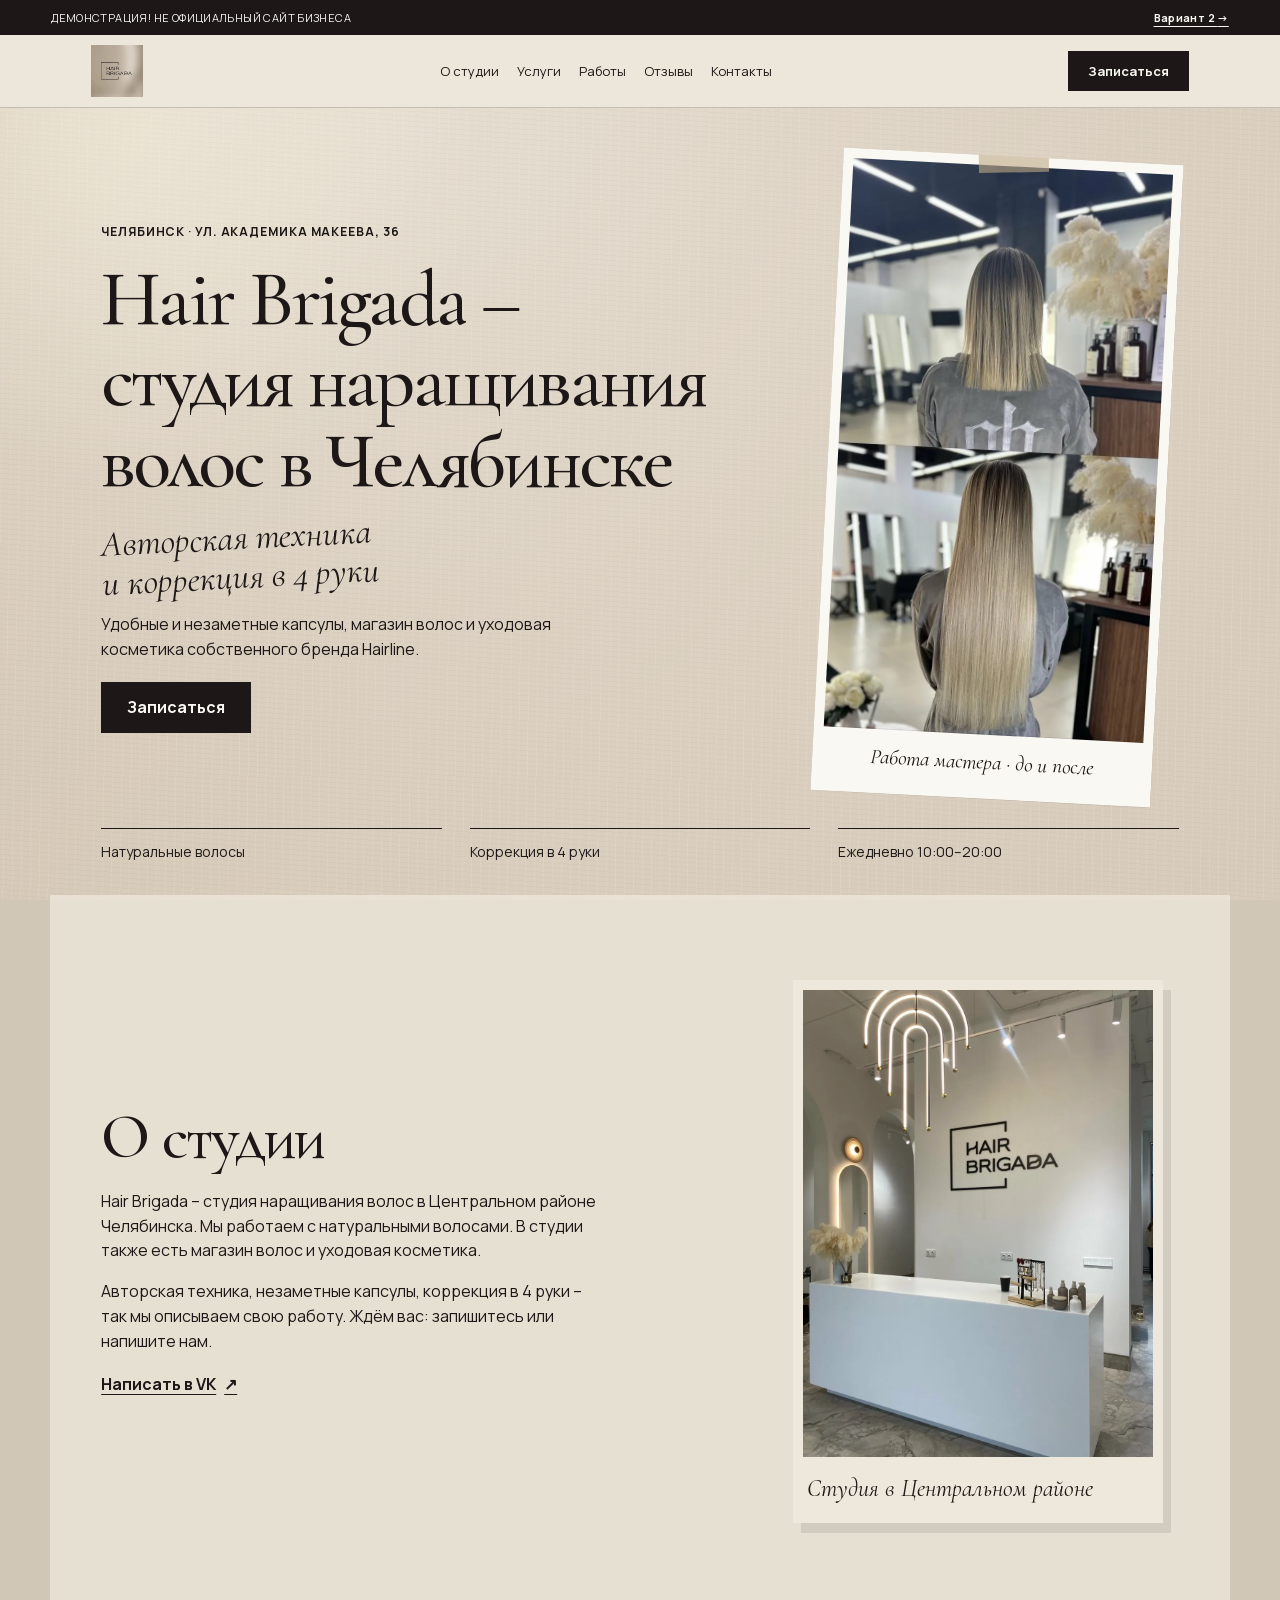
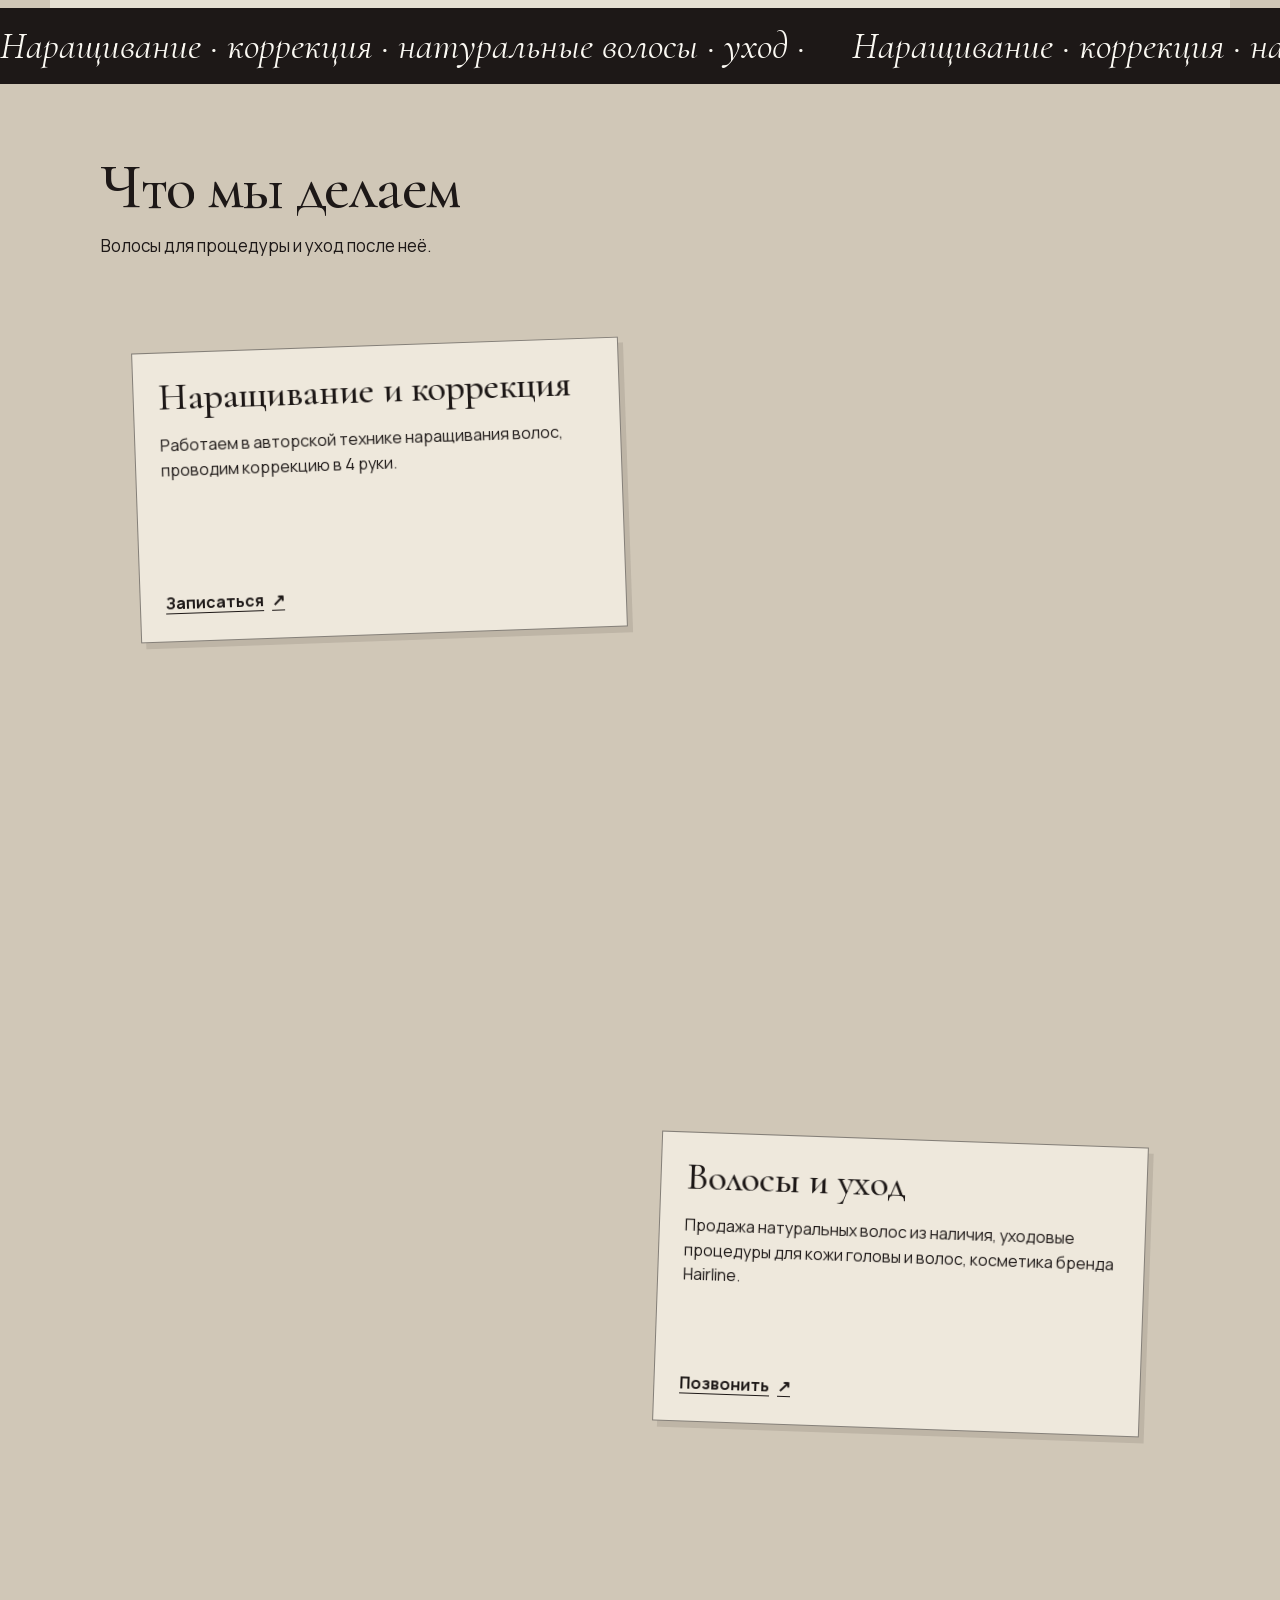
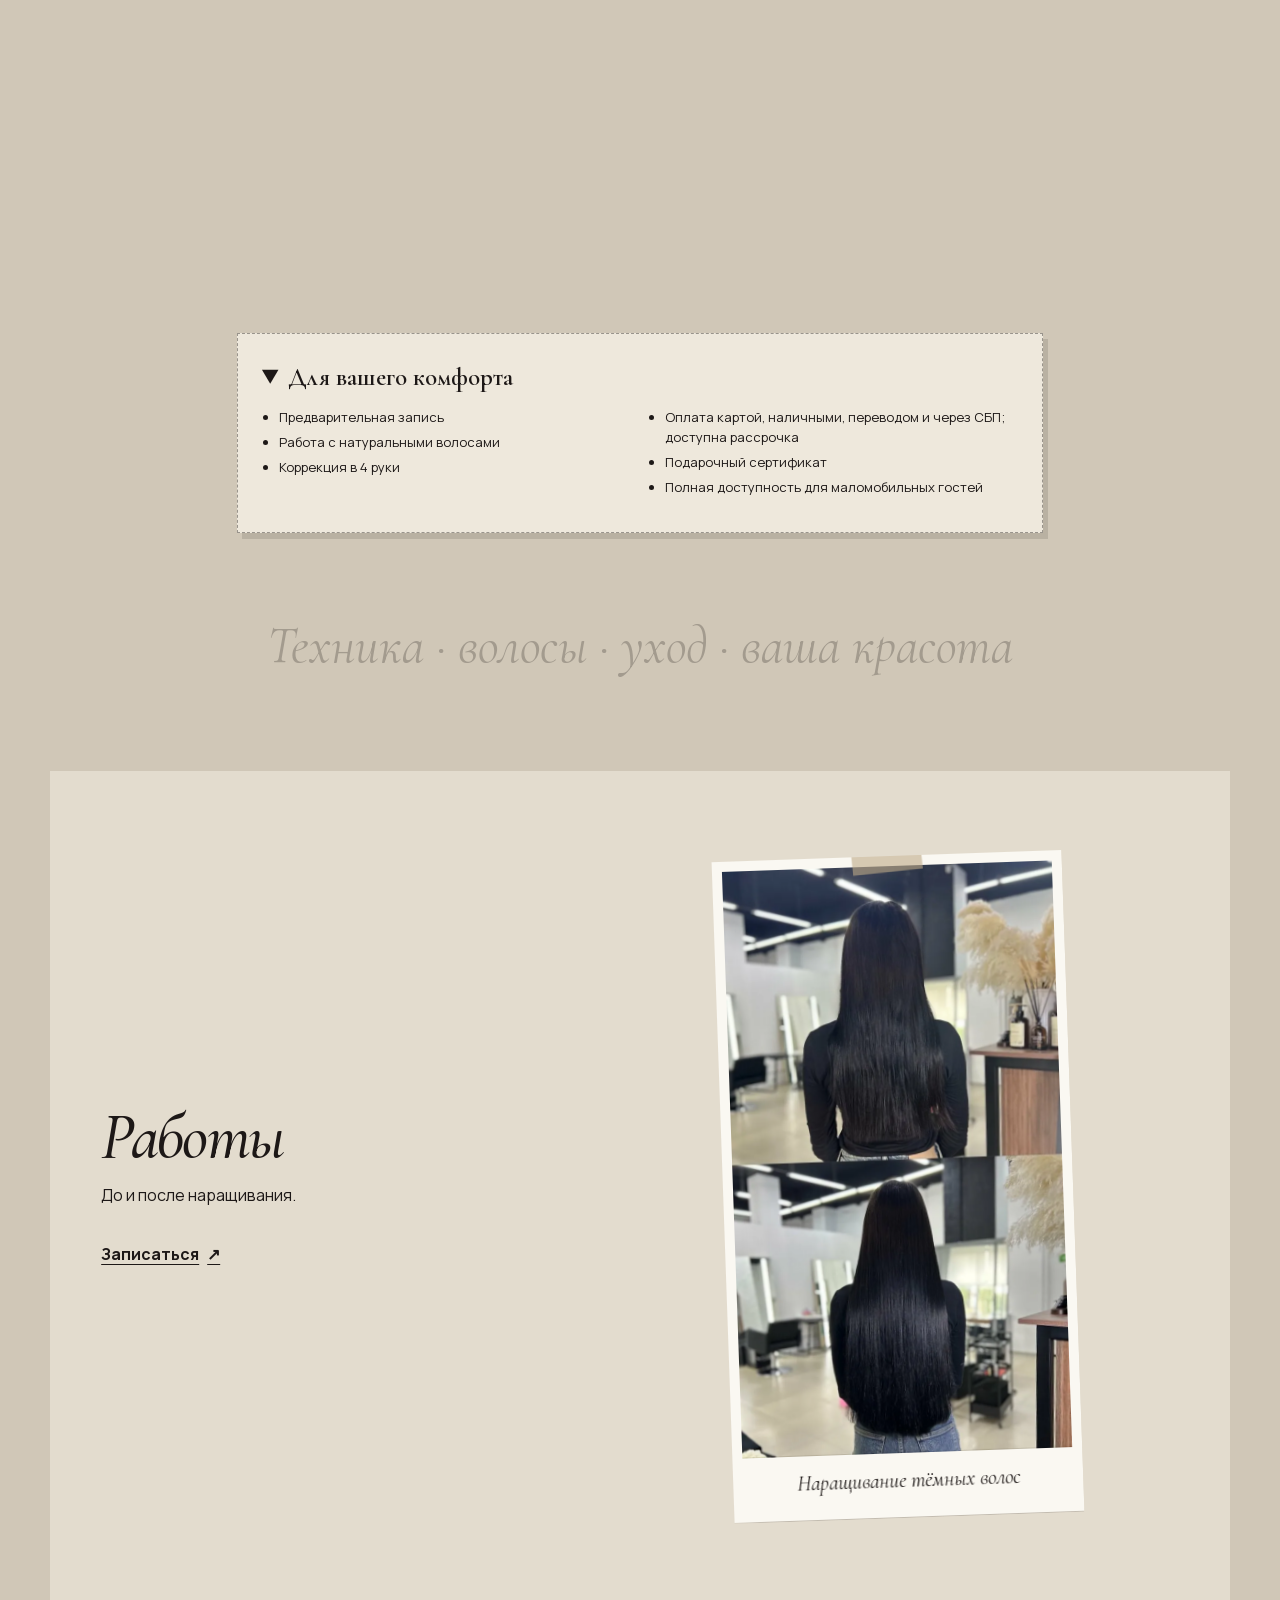
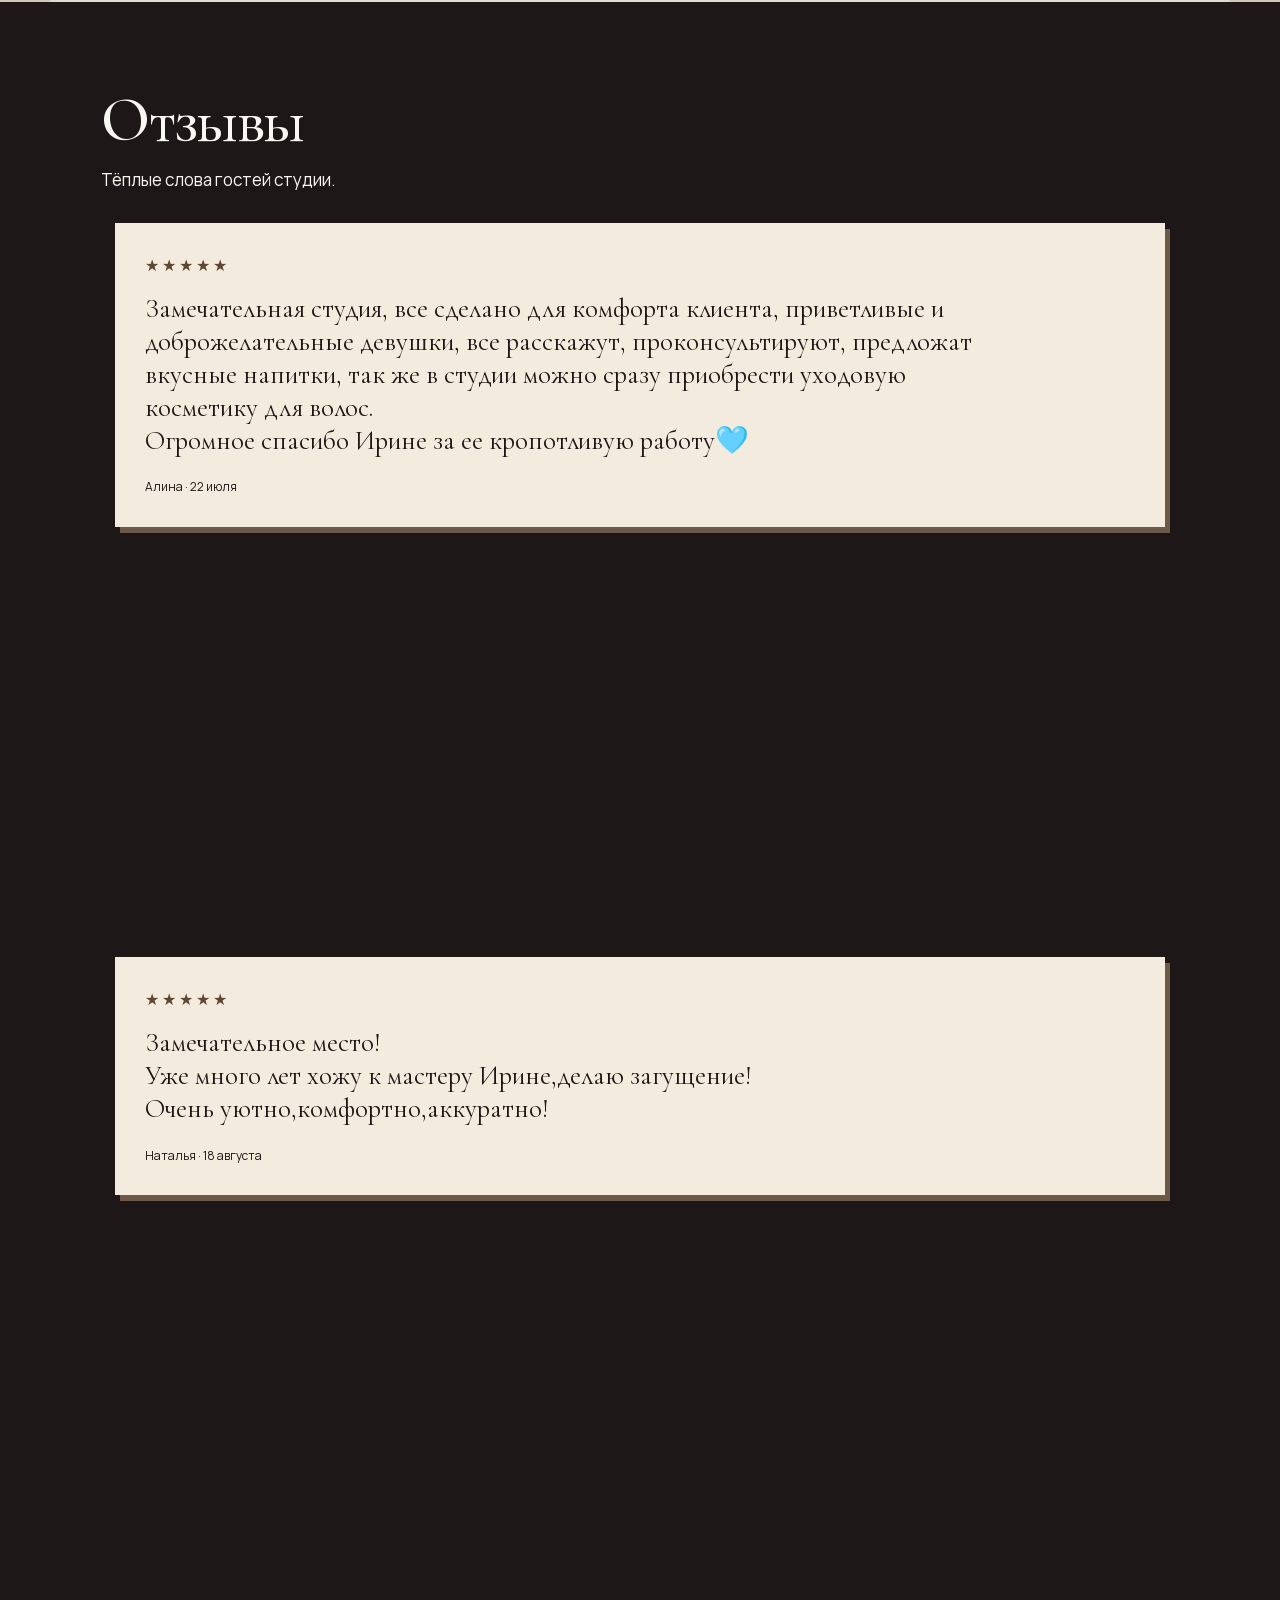
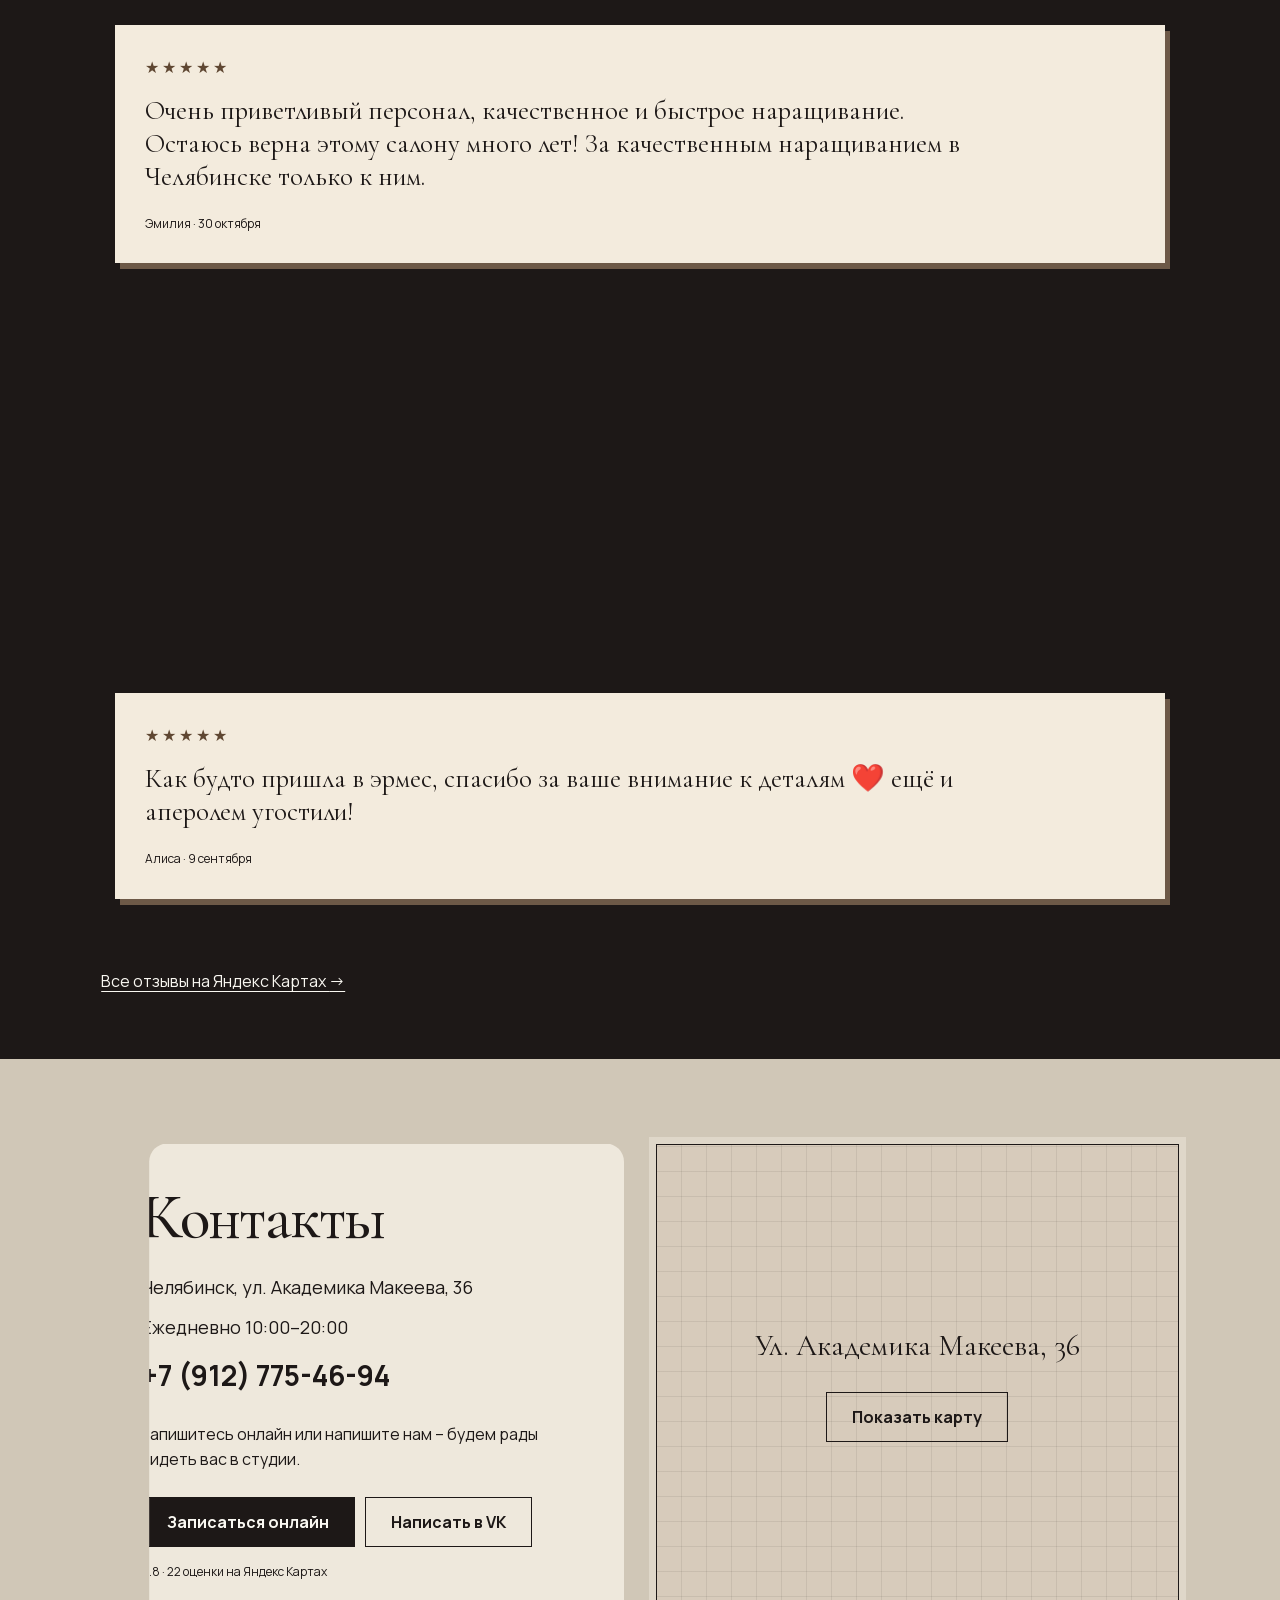
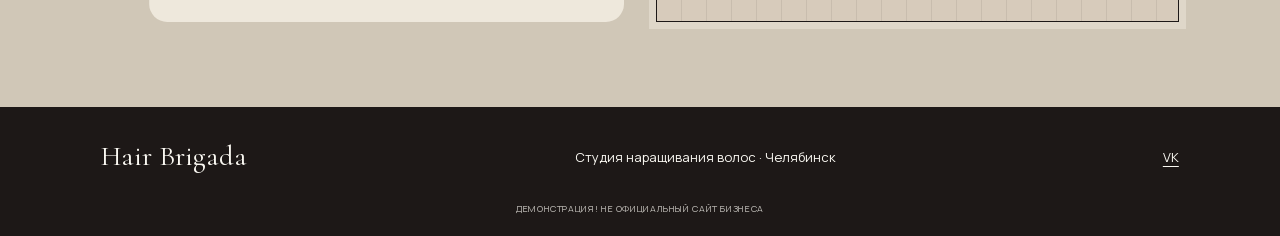
<file: index.html>
<!doctype html>
<html lang="ru">
<head>
<meta charset="utf-8">
<meta name="viewport" content="width=device-width, initial-scale=1.0">
<meta name="robots" content="noindex, nofollow">
<title>Hair Brigada · Наращивание волос в Челябинске</title>
<meta name="description" content="Hair Brigada · студия наращивания волос в Челябинске. Авторская техника, коррекция в 4 руки, натуральные волосы и уход. Ул. Академика Макеева, 36.">
<meta name="theme-color" content="#D0C7B7">
<link rel="icon" sizes="any" href="logos/favicon.ico">
<link rel="icon" type="image/png" sizes="32x32" href="logos/favicon-32x32.png">
<link rel="apple-touch-icon" sizes="180x180" href="logos/apple-touch-icon.png">
<link rel="preload" href="fonts/cormorant-italic.woff2" as="font" type="font/woff2" crossorigin>
<link rel="stylesheet" href="css/fonts.css">
<link rel="stylesheet" href="css/styles.css">
<script>if(matchMedia('(prefers-reduced-motion: no-preference)').matches){document.documentElement.classList.add('m-on');setTimeout(function(){if(!document.documentElement.classList.contains('m-ready'))document.documentElement.classList.remove('m-on')},2500)}</script>
<script src="js/main.js" defer></script>
</head>
<body class="board" data-v1>
<a class="skip-link" href="#content">К содержанию</a>
<div class="site-chrome">
  <div class="demo-strip"><span>ДЕМОНСТРАЦИЯ! НЕ ОФИЦИАЛЬНЫЙ САЙТ БИЗНЕСА</span><a href="v2/">Вариант 2 <span aria-hidden="true">→</span></a></div>
  <header class="site-header">
    <div class="header-inner">
      <a class="brand-mark" href="#top" aria-label="Hair Brigada, на главную"><img src="logos/logo.png" width="400" height="400" alt="Hair Brigada"></a>
      <nav class="desktop-nav" aria-label="Разделы сайта"><a href="#about">О студии</a><a href="#services">Услуги</a><a href="#works">Работы</a><a href="#reviews">Отзывы</a><a href="#contacts">Контакты</a></nav>
      <a class="book-button" href="https://vk.ru/app51715800_-225728155" rel="noopener noreferrer">Записаться</a>
      <details class="menu-disclosure" data-menu-wrap>
        <summary class="menu-button" aria-label="Разделы сайта"><span></span><span></span><span></span></summary>
        <nav class="mobile-nav" aria-label="Мобильные разделы"><a href="#about">О студии</a><a href="#services">Услуги</a><a href="#works">Работы</a><a href="#reviews">Отзывы</a><a href="#contacts">Контакты</a></nav>
      </details>
    </div>
  </header>
</div>
<div class="chrome-spacer" aria-hidden="true"></div>
<div class="paper-plane" aria-hidden="true"></div>
<div class="light-spot" aria-hidden="true"></div>
<main id="content">
  <section class="hero wrap" id="top" aria-labelledby="page-title" data-tone="sand">
    <div class="hero-copy">
      <p class="eyebrow">Челябинск · ул. Академика Макеева, 36</p>
      <h1 id="page-title" data-words data-rv aria-label="Hair Brigada – студия наращивания волос в Челябинске"><span class="w"><span class="wi" style="--word-i:0">Hair</span></span> <span class="w"><span class="wi" style="--word-i:1">Brigada</span></span> <span class="w"><span class="wi" style="--word-i:2">–</span></span> <span class="w"><span class="wi" style="--word-i:3">студия</span></span> <span class="w"><span class="wi" style="--word-i:4">наращивания</span></span> <span class="w"><span class="wi" style="--word-i:5">волос</span></span> <span class="w"><span class="wi" style="--word-i:6">в</span></span> <span class="w"><span class="wi" style="--word-i:7">Челябинске</span></span></h1>
      <p class="hand-note" data-rv>Авторская техника<br>и коррекция в 4 руки</p>
      <p class="hero-line" data-rv>Удобные и незаметные капсулы, магазин волос и уходовая косметика собственного бренда Hairline.</p>
      <a class="button primary" href="https://vk.ru/app51715800_-225728155" rel="noopener noreferrer">Записаться</a>
    </div>
    <figure class="polaroid hero-photo" data-rv data-curtain data-tilt data-pin>
      <div class="tape" aria-hidden="true"></div>
      <img src="img/work-blonde.webp" width="720" height="1280" alt="Светлые волосы до и после наращивания" fetchpriority="high">
      <figcaption>Работа мастера · до и после</figcaption>
    </figure>
    <ul class="hero-facts" data-rv data-group>
      <li>Натуральные волосы</li>
      <li>Коррекция в 4 руки</li>
      <li>Ежедневно 10:00–20:00</li>
    </ul>
  </section>

  <section class="about wrap" id="about" data-tone="paper">
    <div class="section-copy" data-group>
      <div class="phase-rule" data-rv aria-hidden="true"></div>
      <h2 data-words data-rv>О студии</h2>
      <p data-light>Hair Brigada – студия наращивания волос в Центральном районе Челябинска. Мы работаем с натуральными волосами. В студии также есть магазин волос и уходовая косметика.</p>
      <p>Авторская техника, незаметные капсулы, коррекция в 4 руки – так мы описываем свою работу. Ждём вас: запишитесь или напишите нам.</p>
      <a class="text-link" href="https://vk.ru/hairbrigada" rel="noopener noreferrer">Написать в VK</a>
    </div>
    <figure class="interior-card" data-rv data-curtain>
      <img src="img/interior.webp" width="960" height="1280" alt="Светлая рецепция Hair Brigada" loading="lazy">
      <figcaption>Студия в Центральном районе</figcaption>
    </figure>
  </section>

  <div class="service-line" aria-label="Наращивание, коррекция, волосы и уход"><div class="service-line-track"><span>Наращивание · коррекция · натуральные волосы · уход ·&nbsp;</span><span aria-hidden="true">Наращивание · коррекция · натуральные волосы · уход ·&nbsp;</span></div></div>

  <section class="services wrap" id="services" data-tone="sand">
    <div class="section-heading" data-rv><h2 data-words data-rv>Что мы делаем</h2><p>Волосы для процедуры и уход после неё.</p></div>
    <div class="service-deck" data-deck data-rv data-group>
      <article class="service-card service-one"><h3>Наращивание и коррекция</h3><p>Работаем в авторской технике наращивания волос, проводим коррекцию в 4 руки.</p><a class="text-link" href="https://vk.ru/app51715800_-225728155" rel="noopener noreferrer">Записаться</a></article>
      <article class="service-card service-two"><h3>Волосы и уход</h3><p>Продажа натуральных волос из наличия, уходовые процедуры для кожи головы и волос, косметика бренда Hairline.</p><a class="text-link" href="tel:+79127754694">Позвонить</a></article>
      <details class="comfort-note" open><summary>Для вашего комфорта</summary><ul><li>Предварительная запись</li><li>Работа с натуральными волосами</li><li>Коррекция в 4 руки</li><li>Оплата картой, наличными, переводом и через СБП; доступна рассрочка</li><li>Подарочный сертификат</li><li>Полная доступность для маломобильных гостей</li></ul></details>
    </div>
    <p class="motto" data-motto>Техника · волосы · уход · ваша красота</p>
  </section>

  <section class="works wrap" id="works" data-tone="paper">
    <div class="gallery-note" data-rv><h2 data-words data-rv>Работы</h2><p>До и после наращивания.</p><a class="text-link" href="https://vk.ru/app51715800_-225728155" rel="noopener noreferrer">Записаться</a></div>
    <figure class="polaroid work-photo" data-rv data-curtain data-pin><div class="tape" aria-hidden="true"></div><img src="img/work-dark.webp" width="720" height="1280" alt="Тёмные волосы до и после наращивания" loading="lazy"><figcaption>Наращивание тёмных волос</figcaption></figure>
  </section>

  <section class="reviews" id="reviews" data-tone="dark">
    <div class="wrap">
      <div class="section-heading" data-rv><h2 data-words data-rv>Отзывы</h2><p>Тёплые слова гостей студии.</p></div>
      <div class="review-stack" data-review-stack>
        <article class="review-card" data-review><div class="stars" role="img" aria-label="Оценка: 5 из 5">★★★★★</div><blockquote><p>Замечательная студия, все сделано для комфорта клиента, приветливые и доброжелательные девушки, все расскажут, проконсультируют, предложат вкусные напитки, так же в студии можно сразу приобрести уходовую косметику для волос.<br>Огромное спасибо Ирине за ее кропотливую работу🩵</p></blockquote><footer>Алина · 22 июля</footer></article>
        <article class="review-card" data-review><div class="stars" role="img" aria-label="Оценка: 5 из 5">★★★★★</div><blockquote><p>Замечательное место!<br>Уже много лет хожу к мастеру Ирине,делаю загущение!<br>Очень уютно,комфортно,аккуратно!</p></blockquote><footer>Наталья · 18 августа</footer></article>
        <article class="review-card" data-review><div class="stars" role="img" aria-label="Оценка: 5 из 5">★★★★★</div><blockquote><p>Очень приветливый персонал, качественное и быстрое наращивание. Остаюсь верна этому салону много лет! За качественным наращиванием в Челябинске только к ним.</p></blockquote><footer>Эмилия · 30 октября</footer></article>
        <article class="review-card" data-review><div class="stars" role="img" aria-label="Оценка: 5 из 5">★★★★★</div><blockquote><p>Как будто пришла в эрмес, спасибо за ваше внимание к деталям ❤️ ещё и аперолем угостили!</p></blockquote><footer>Алиса · 9 сентября</footer></article>
      </div>
      <a class="reviews-link" href="https://yandex.com/maps/org/hair_brigada/242661658508/reviews/" rel="noopener noreferrer">Все отзывы на Яндекс Картах <span aria-hidden="true">→</span></a>
    </div>
  </section>

  <section class="contacts wrap" id="contacts" data-tone="sand">
    <div class="contact-info" data-group>
      <h2 data-words data-rv>Контакты</h2>
      <address><p>Челябинск, ул. Академика Макеева, 36</p><p>Ежедневно 10:00–20:00</p><a class="phone" href="tel:+79127754694">+7 (912) 775-46-94</a></address>
      <p>Запишитесь онлайн или напишите нам – будем рады видеть вас в студии.</p>
      <div class="contact-buttons"><a class="button primary" href="https://vk.ru/app51715800_-225728155" rel="noopener noreferrer">Записаться онлайн</a><a class="button secondary" href="https://vk.ru/hairbrigada" rel="noopener noreferrer">Написать в VK</a></div>
      <p class="map-rating">4.8 · 22 оценки на Яндекс Картах</p>
    </div>
    <div class="map-frame" data-map data-map-src="https://yandex.ru/maps/?mode=whatshere&amp;whatshere%5Bpoint%5D=61.271211%2C55.167565&amp;whatshere%5Bzoom%5D=17&amp;ll=61.271211%2C55.167565&amp;z=17">
      <div class="map-placeholder"><p>Ул. Академика Макеева, 36</p><button type="button" class="button secondary" data-map-button>Показать карту</button><noscript><a class="text-link" href="https://yandex.com/maps/org/hair_brigada/242661658508/">Открыть карту</a></noscript></div>
    </div>
  </section>
</main>
<footer class="site-footer"><div class="wrap footer-inner"><a class="footer-brand" href="#top">Hair Brigada</a><p>Студия наращивания волос · Челябинск</p><a href="https://vk.ru/hairbrigada" rel="noopener noreferrer">VK</a></div><div class="footer-demo">ДЕМОНСТРАЦИЯ! НЕ ОФИЦИАЛЬНЫЙ САЙТ БИЗНЕСА</div></footer>
</body>
</html>
</file>
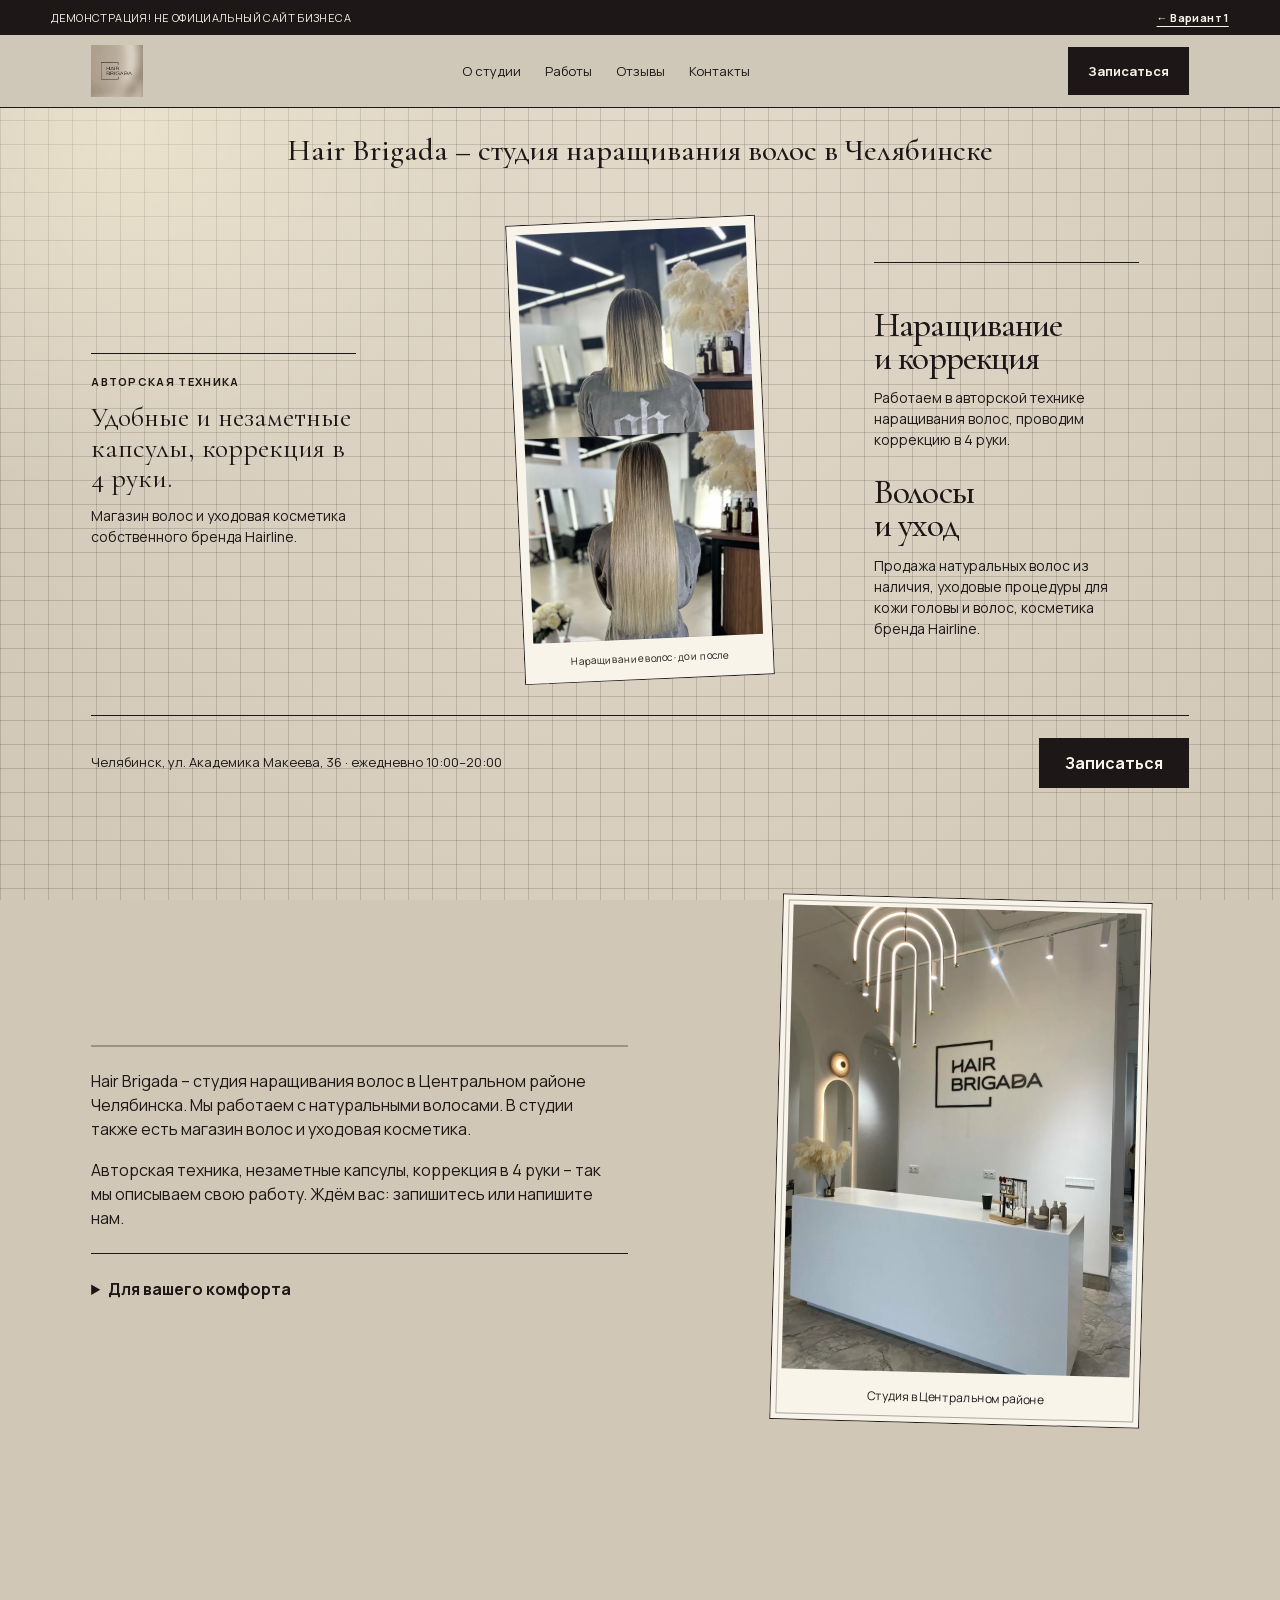
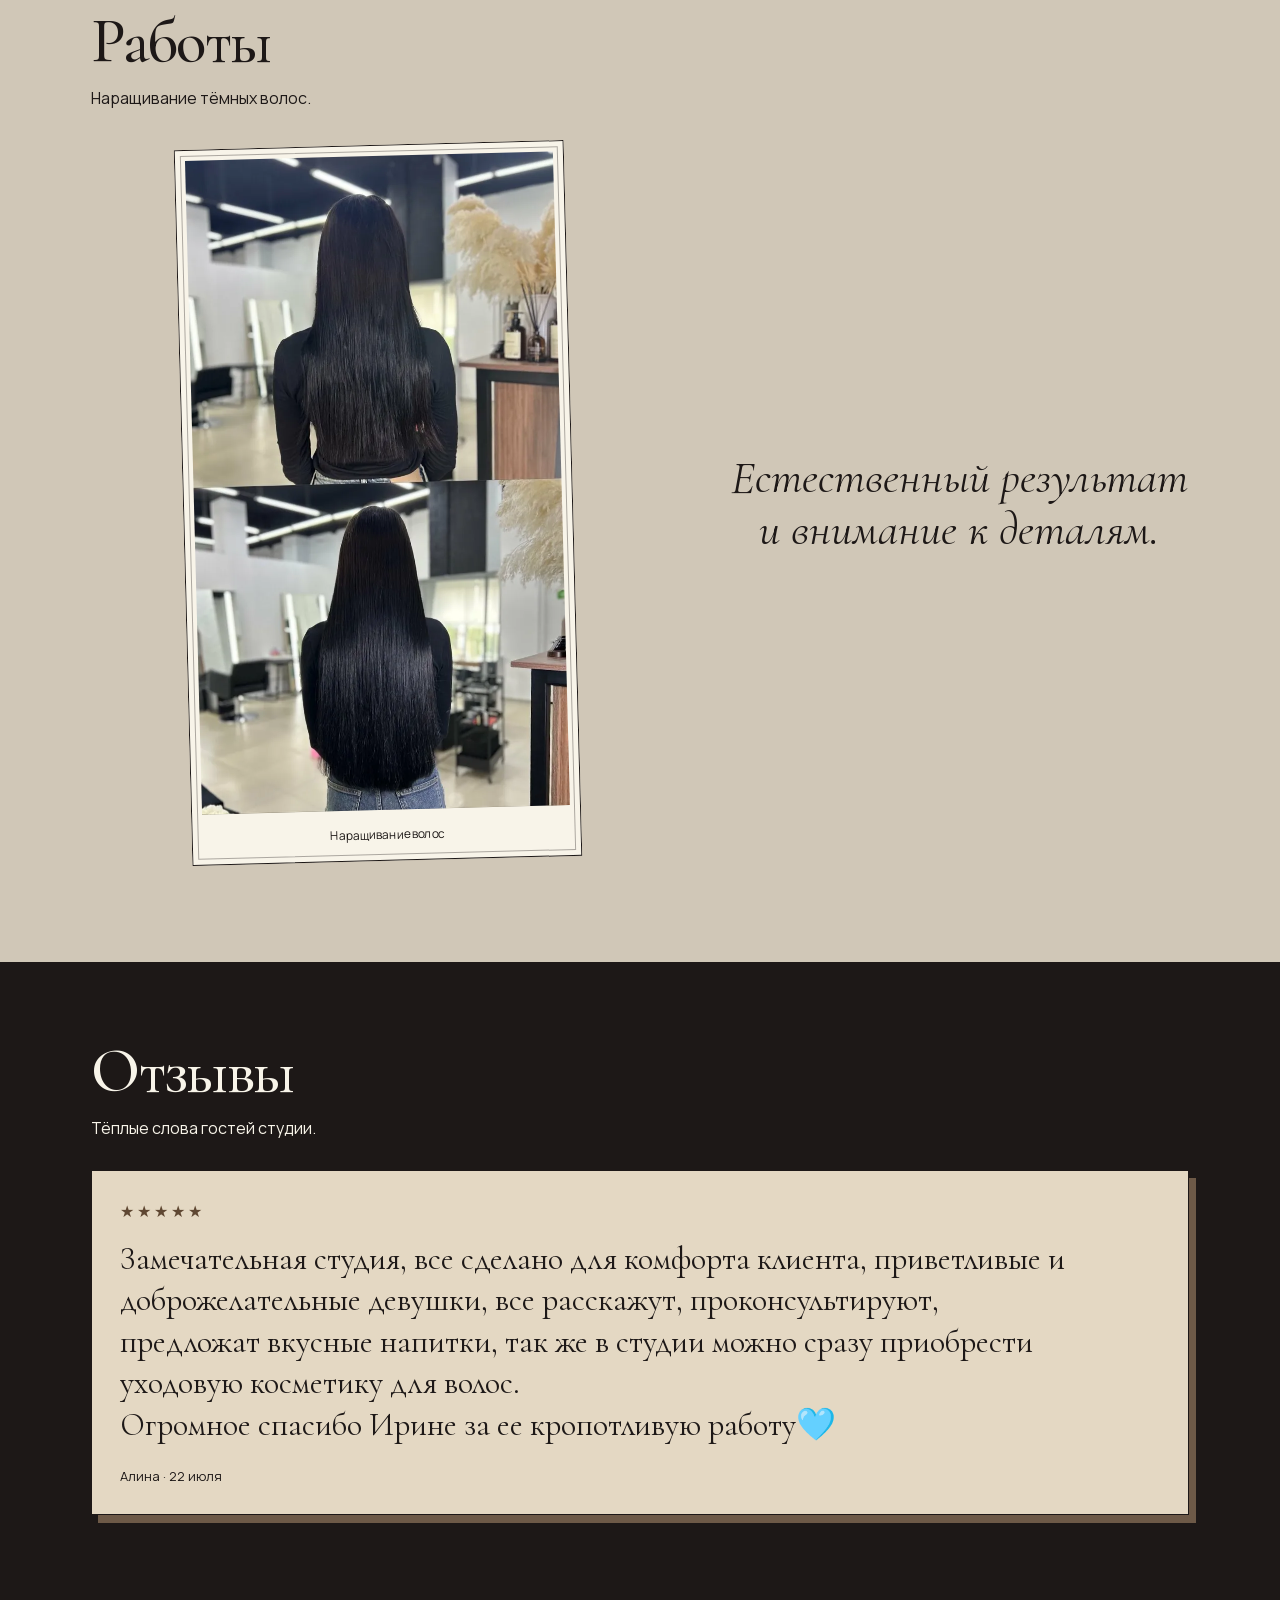
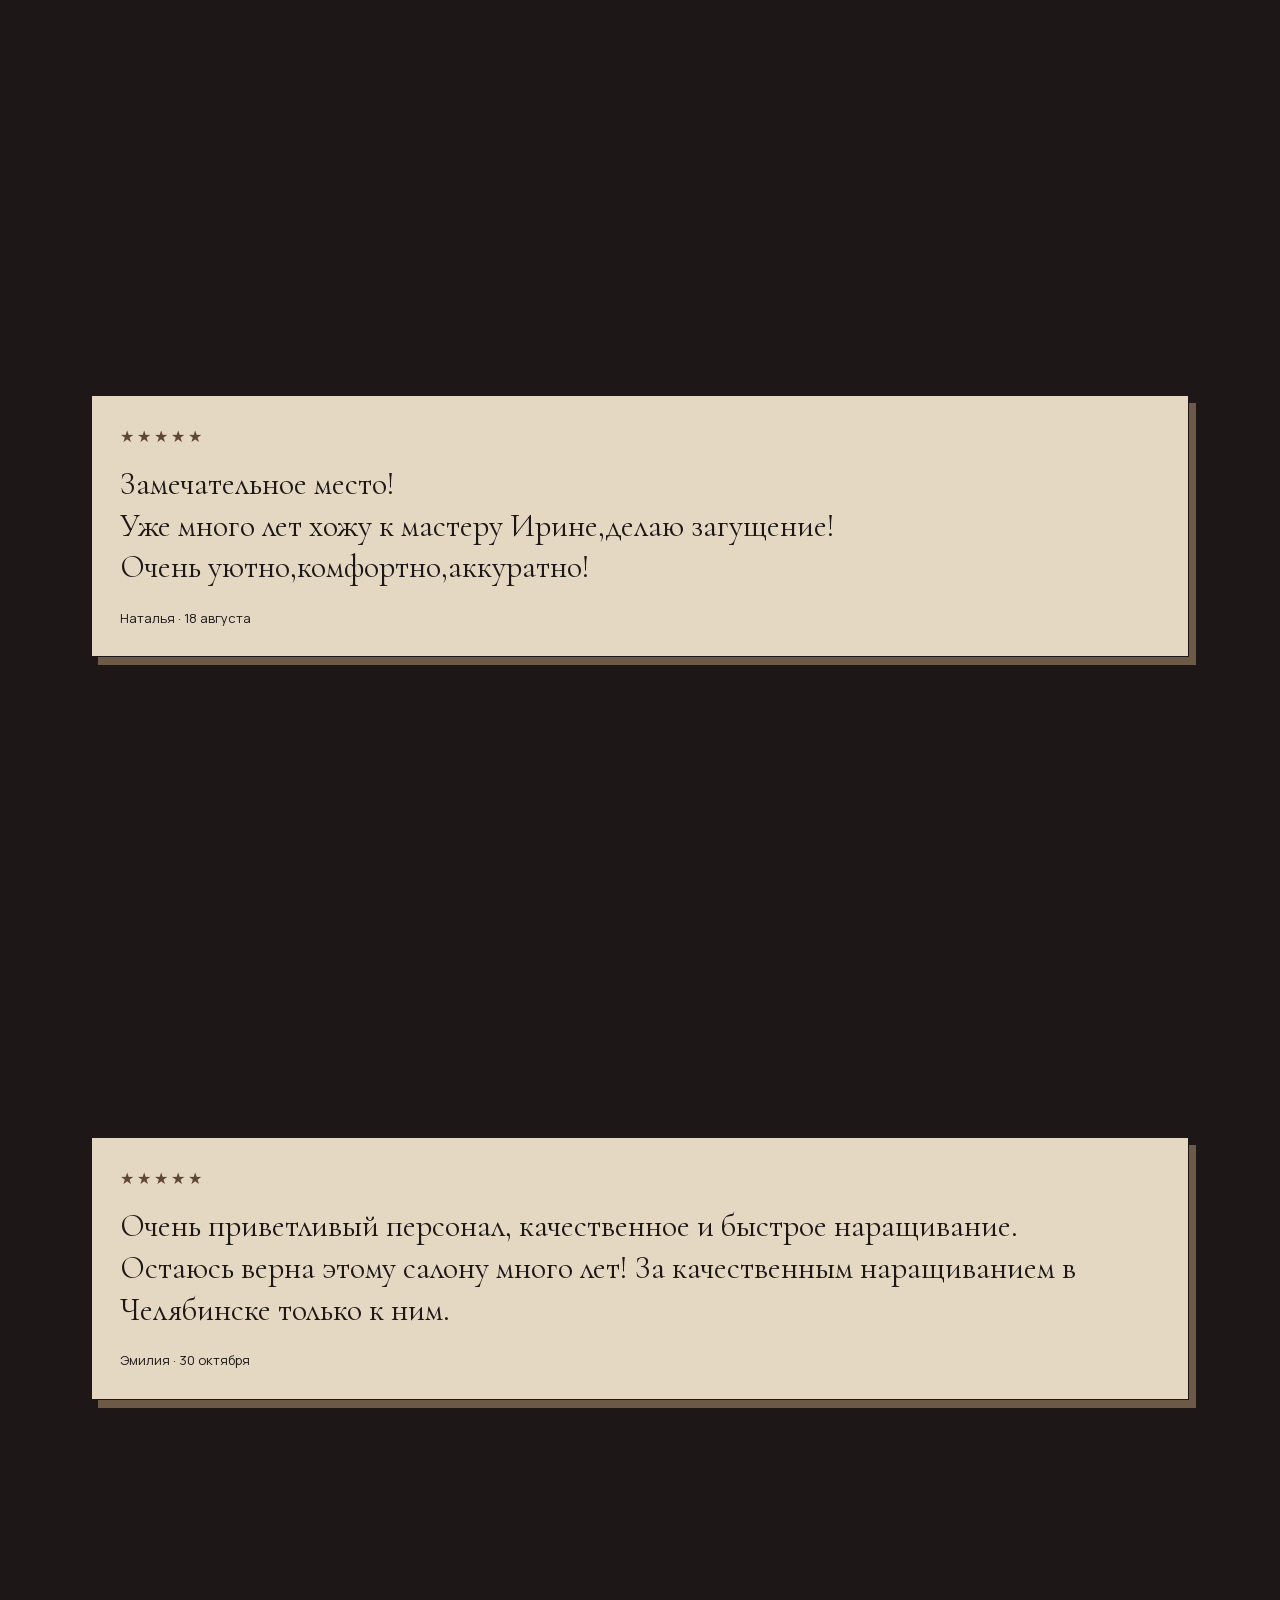
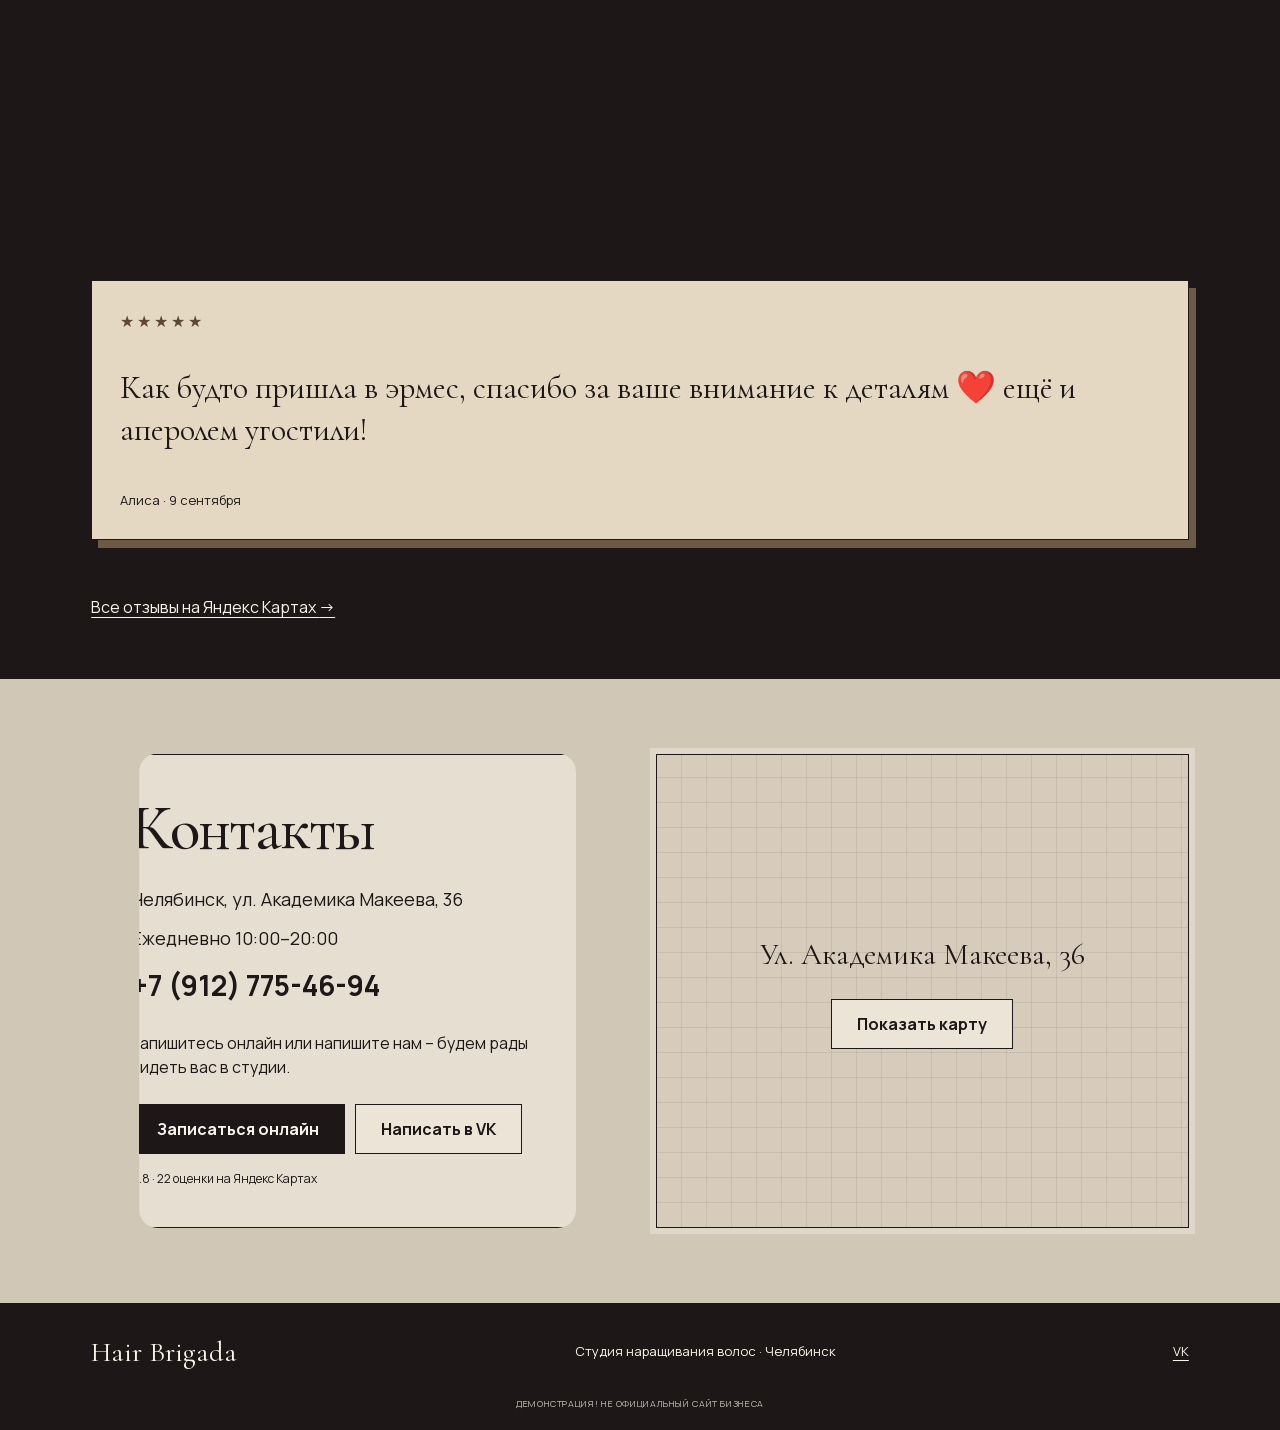
<file: v2/index.html>
<!doctype html>
<html lang="ru">
<head>
  <link rel="preload" href="../fonts/cormorant.woff2" as="font" type="font/woff2" crossorigin>
  <link rel="preload" href="../fonts/cormorant-italic.woff2" as="font" type="font/woff2" crossorigin>
  <link rel="preload" href="../fonts/manrope.woff2" as="font" type="font/woff2" crossorigin>
<meta charset="utf-8">
<meta name="viewport" content="width=device-width, initial-scale=1.0">
<meta name="robots" content="noindex, nofollow">
<title>Hair Brigada · Студия наращивания волос в Челябинске</title>
<meta name="description" content="Hair Brigada · студия наращивания волос в Челябинске. Авторская техника, коррекция в 4 руки, натуральные волосы и уход. Ул. Академика Макеева, 36.">
<meta name="theme-color" content="#D0C7B7">
<link rel="icon" sizes="any" href="logos/favicon.ico">
<link rel="icon" type="image/png" sizes="32x32" href="logos/favicon-32x32.png">
<link rel="apple-touch-icon" sizes="180x180" href="logos/apple-touch-icon.png">
<link rel="preload" href="fonts/cormorant-italic.woff2" as="font" type="font/woff2" crossorigin>
<link rel="stylesheet" href="css/fonts.css">
<link rel="stylesheet" href="css/styles.css">
<script>if(matchMedia('(prefers-reduced-motion: no-preference)').matches){document.documentElement.classList.add('m-on');setTimeout(function(){if(!document.documentElement.classList.contains('m-ready'))document.documentElement.classList.remove('m-on')},2500)}</script>
<script src="js/main.js" defer></script>
</head>
<body class="grid-page" data-v2>
<a class="skip-link" href="#content">К содержанию</a>
<div class="site-chrome">
  <div class="demo-strip"><span>ДЕМОНСТРАЦИЯ! НЕ ОФИЦИАЛЬНЫЙ САЙТ БИЗНЕСА</span><a href="../"><span aria-hidden="true">←</span> Вариант 1</a></div>
  <header class="site-header">
    <div class="header-inner">
      <a class="brand-mark" href="#top" aria-label="Hair Brigada, на главную"><img src="logos/logo.png" width="400" height="400" alt="Hair Brigada"></a>
      <nav class="desktop-nav" aria-label="Разделы сайта"><a href="#about">О студии</a><a href="#works">Работы</a><a href="#reviews">Отзывы</a><a href="#contacts">Контакты</a></nav>
      <a class="book-button" href="https://vk.ru/app51715800_-225728155" rel="noopener noreferrer">Записаться</a>
      <details class="menu-disclosure" data-menu-wrap>
        <summary class="menu-button" aria-label="Разделы сайта"><span></span><span></span><span></span></summary>
        <nav class="mobile-nav" aria-label="Мобильные разделы"><a href="#about">О студии</a><a href="#works">Работы</a><a href="#reviews">Отзывы</a><a href="#contacts">Контакты</a></nav>
      </details>
    </div>
  </header>
</div>
<div class="chrome-spacer" aria-hidden="true"></div>
<div class="grid-plane" aria-hidden="true"></div>
<div class="light-spot" aria-hidden="true"></div>
<div class="reading-progress" aria-hidden="true"></div>
<main id="content">
  <section class="hero wrap" id="top" aria-labelledby="page-title">
    <h1 id="page-title" class="big-title" data-words data-rv aria-label="Hair Brigada – студия наращивания волос в Челябинске"><span class="w"><span class="wi" style="--word-i:0">Hair</span></span> <span class="w"><span class="wi" style="--word-i:1">Brigada</span></span> <span class="w"><span class="wi" style="--word-i:2">–</span></span> <span class="w"><span class="wi" style="--word-i:3">студия</span></span> <span class="w"><span class="wi" style="--word-i:4">наращивания</span></span> <span class="w"><span class="wi" style="--word-i:5">волос</span></span> <span class="w"><span class="wi" style="--word-i:6">в</span></span> <span class="w"><span class="wi" style="--word-i:7">Челябинске</span></span></h1>
    <p class="hero-brow">Hair Brigada · наращивание волос · Челябинск</p>
    <div class="hero-composition">
      <p class="hero-word" aria-hidden="true">BRIGADA</p>
      <div class="hero-about">
        <p class="small-label">Авторская техника</p>
        <p class="hero-offer">Удобные и незаметные капсулы, коррекция в 4 руки.</p>
        <p>Магазин волос и уходовая косметика собственного бренда Hairline.</p>
      </div>
      <figure class="hero-work" data-rv data-curtain data-tilt>
        <img src="img/work-blonde.webp" width="720" height="1280" alt="Светлые волосы до и после наращивания" fetchpriority="high">
        <figcaption>Наращивание волос · до и после</figcaption>
      </figure>
      <div class="hero-services" id="services">
        <p class="small-label">Что мы делаем</p>
        <h2>Наращивание<br>и коррекция</h2>
        <p>Работаем в авторской технике наращивания волос, проводим коррекцию в 4 руки.</p>
        <h2>Волосы<br>и уход</h2>
        <p>Продажа натуральных волос из наличия, уходовые процедуры для кожи головы и волос, косметика бренда Hairline.</p>
      </div>
    </div>
    <div class="hero-bottom"><address>Челябинск, ул. Академика Макеева, 36 · ежедневно 10:00–20:00</address><a class="button primary" href="https://vk.ru/app51715800_-225728155" rel="noopener noreferrer">Записаться</a></div>
  </section>

  <section class="about wrap" id="about">
    <div class="about-copy" data-group>
      <div class="phase-rule" data-rv aria-hidden="true"></div>
      <h2 data-words data-rv>О студии</h2>
      <p data-light>Hair Brigada – студия наращивания волос в Центральном районе Челябинска. Мы работаем с натуральными волосами. В студии также есть магазин волос и уходовая косметика.</p>
      <p>Авторская техника, незаметные капсулы, коррекция в 4 руки – так мы описываем свою работу. Ждём вас: запишитесь или напишите нам.</p>
      <details class="comfort-note"><summary>Для вашего комфорта</summary><ul><li>Предварительная запись</li><li>Работа с натуральными волосами</li><li>Коррекция в 4 руки</li><li>Оплата картой, наличными, переводом и через СБП; доступна рассрочка</li><li>Подарочный сертификат</li><li>Полная доступность для маломобильных гостей</li></ul></details>
    </div>
    <figure class="about-photo framed-photo drift-photo" data-rv data-curtain><img src="img/interior.webp" width="960" height="1280" alt="Светлая рецепция Hair Brigada" loading="lazy"><figcaption>Студия в Центральном районе</figcaption></figure>
  </section>

  <section class="works wrap" id="works">
    <div class="section-heading" data-rv><p class="small-label">До и после</p><h2 data-words data-rv>Работы</h2><p>Наращивание тёмных волос.</p></div>
    <div class="work-grid"><figure class="framed-photo work-photo drift-photo" data-rv data-curtain><img src="img/work-dark.webp" width="720" height="1280" alt="Тёмные волосы до и после наращивания" loading="lazy"><figcaption>Наращивание волос</figcaption></figure><p class="work-note">Естественный результат<br>и внимание к деталям.</p></div>
  </section>

  <section class="reviews" id="reviews">
    <div class="wrap">
      <div class="section-heading" data-rv><h2 data-words data-rv>Отзывы</h2><p>Тёплые слова гостей студии.</p></div>
      <div class="review-stack" data-review-stack>
        <article class="review-card"><div class="stars" role="img" aria-label="Оценка: 5 из 5">★★★★★</div><blockquote><p>Замечательная студия, все сделано для комфорта клиента, приветливые и доброжелательные девушки, все расскажут, проконсультируют, предложат вкусные напитки, так же в студии можно сразу приобрести уходовую косметику для волос.<br>Огромное спасибо Ирине за ее кропотливую работу🩵</p></blockquote><footer>Алина · 22 июля</footer></article>
        <article class="review-card"><div class="stars" role="img" aria-label="Оценка: 5 из 5">★★★★★</div><blockquote><p>Замечательное место!<br>Уже много лет хожу к мастеру Ирине,делаю загущение!<br>Очень уютно,комфортно,аккуратно!</p></blockquote><footer>Наталья · 18 августа</footer></article>
        <article class="review-card"><div class="stars" role="img" aria-label="Оценка: 5 из 5">★★★★★</div><blockquote><p>Очень приветливый персонал, качественное и быстрое наращивание. Остаюсь верна этому салону много лет! За качественным наращиванием в Челябинске только к ним.</p></blockquote><footer>Эмилия · 30 октября</footer></article>
        <article class="review-card"><div class="stars" role="img" aria-label="Оценка: 5 из 5">★★★★★</div><blockquote><p>Как будто пришла в эрмес, спасибо за ваше внимание к деталям ❤️ ещё и аперолем угостили!</p></blockquote><footer>Алиса · 9 сентября</footer></article>
      </div>
      <a class="reviews-link" href="https://yandex.com/maps/org/hair_brigada/242661658508/reviews/" rel="noopener noreferrer">Все отзывы на Яндекс Картах <span aria-hidden="true">→</span></a>
    </div>
  </section>

  <section class="contacts wrap" id="contacts">
    <div class="contact-info" data-group>
      <h2 data-words data-rv>Контакты</h2>
      <address><p>Челябинск, ул. Академика Макеева, 36</p><p>Ежедневно 10:00–20:00</p><a class="phone" href="tel:+79127754694">+7 (912) 775-46-94</a></address>
      <p>Запишитесь онлайн или напишите нам – будем рады видеть вас в студии.</p>
      <div class="contact-buttons"><a class="button primary" href="https://vk.ru/app51715800_-225728155" rel="noopener noreferrer">Записаться онлайн</a><a class="button secondary" href="https://vk.ru/hairbrigada" rel="noopener noreferrer">Написать в VK</a></div>
      <p class="map-rating">4.8 · 22 оценки на Яндекс Картах</p>
    </div>
    <div class="map-frame" data-map data-map-src="https://yandex.ru/maps/?mode=whatshere&amp;whatshere%5Bpoint%5D=61.271211%2C55.167565&amp;whatshere%5Bzoom%5D=17&amp;ll=61.271211%2C55.167565&amp;z=17">
      <div class="map-placeholder"><p>Ул. Академика Макеева, 36</p><button type="button" class="button secondary" data-map-button>Показать карту</button><noscript><a class="text-link" href="https://yandex.com/maps/org/hair_brigada/242661658508/">Открыть карту</a></noscript></div>
    </div>
  </section>
</main>
<footer class="site-footer"><div class="wrap footer-inner"><a class="footer-brand" href="#top">Hair Brigada</a><p>Студия наращивания волос · Челябинск</p><a href="https://vk.ru/hairbrigada" rel="noopener noreferrer">VK</a></div><div class="footer-demo">ДЕМОНСТРАЦИЯ! НЕ ОФИЦИАЛЬНЫЙ САЙТ БИЗНЕСА</div></footer>
</body>
</html>
</file>
<file: css/fonts.css>
@font-face{font-family:"Cormorant";src:url("../fonts/cormorant.woff2") format("woff2");font-style:normal;font-weight:400 700;font-display:swap}
@font-face{font-family:"Cormorant";src:url("../fonts/cormorant-italic.woff2") format("woff2");font-style:italic;font-weight:400 700;font-display:swap}
@font-face{font-family:"Manrope";src:url("../fonts/manrope.woff2") format("woff2");font-style:normal;font-weight:400 800;font-display:swap}
</file>
<file: css/styles.css>
@layer reset,tokens,base,components,sections,responsive;
@layer reset{*,*::before,*::after{box-sizing:border-box}html{scroll-behavior:smooth;scroll-padding-top:var(--top-h,118px);overflow-x:clip}body,h1,h2,h3,p,figure,blockquote,ul{margin:0}ul{padding:0}img{display:block;max-width:100%;height:auto}a{color:inherit;text-underline-offset:4px}button,a,summary{-webkit-tap-highlight-color:transparent}button{font:inherit}body{margin:0}main{display:block}}
@layer tokens{:root{--ink:#1D1817;--taupe:#B2A493;--paper:#D0C7B7;--cream:#eee8dc;--board:#dfd5c4;--white:#faf8f2;--ease:cubic-bezier(.16,1,.3,1);--serif:"Cormorant",Georgia,serif;--sans:"Manrope",Arial,sans-serif;--pad:clamp(18px,4vw,64px);--top-h:112px;--top:0px;--header:64px;color-scheme:light}}
@layer base{body{font-family:var(--sans);font-size:16px;line-height:1.55;color:var(--ink);background:var(--paper)}body::after{content:"";position:fixed;inset:0;pointer-events:none;z-index:-1;background:linear-gradient(120deg,transparent,rgba(255,255,255,.17));}h1,h2,h3{font-family:var(--serif);font-weight:500;line-height:1.02;text-wrap:balance}h1{font-size:clamp(39px,7.5vw,86px);letter-spacing:-.035em}h2{font-size:clamp(40px,5vw,66px);letter-spacing:-.025em}h3{font-size:clamp(26px,3vw,38px)}p{max-width:68ch}.wrap{width:min(1180px,100%);margin-inline:auto;padding-inline:var(--pad)}section{position:relative;scroll-margin-top:calc(var(--top-h) + 16px)}.skip-link{position:fixed;z-index:100;left:12px;top:12px;padding:14px;background:var(--white);transform:translateY(-200%)}.skip-link:focus{transform:translateY(0)}:focus-visible{outline:3px solid #815f2e;outline-offset:5px}.text-link{display:inline-flex;align-items:center;gap:8px;font-weight:700;margin-top:16px;min-height:30px}.text-link::after{content:"↗";text-decoration:none}.button{display:inline-flex;justify-content:center;align-items:center;min-height:46px;padding:12px 25px;text-decoration:none;font-weight:700;border:1px solid var(--ink);transition:transform .3s var(--ease),background .3s;cursor:pointer}.button:active{transform:translateY(2px)}.primary{background:var(--ink);color:var(--white)}.secondary{background:transparent;color:var(--ink)}.secondary:hover{background:rgba(255,255,255,.4)}.eyebrow{font-size:12px;letter-spacing:.075em;text-transform:uppercase;font-weight:700}.hand-note,.motto,.gallery-note h2{font-family:var(--serif);font-style:italic}.paper-plane{position:fixed;inset:0;z-index:-2;pointer-events:none;background:repeating-linear-gradient(4deg,rgba(29,24,23,.022) 0 1px,transparent 1px 5px),repeating-linear-gradient(91deg,rgba(255,255,255,.09) 0 1px,transparent 1px 9px),radial-gradient(ellipse at 30% 0%,#e7dfd2 0,#d9cdbc 53%,#cfc1ad 100%)}.light-spot{position:fixed;left:0;top:0;width:min(75vw,780px);height:min(75vw,780px);margin:-20vw;pointer-events:none;z-index:-1;background:radial-gradient(circle,rgba(255,251,231,.35),transparent 66%);will-change:transform}.site-chrome{position:fixed;top:0;left:0;right:0;z-index:30;background:var(--paper)}.demo-strip{min-height:38px;background:var(--ink);color:var(--white);display:flex;align-items:center;justify-content:space-between;gap:12px;padding:6px var(--pad);font-size:10px;letter-spacing:.035em}.demo-strip a{white-space:nowrap;font-weight:700;flex-shrink:0}.site-header{background:rgba(238,232,220,.97);border-bottom:1px solid rgba(29,24,23,.2)}.header-inner{height:var(--header);display:flex;align-items:center;gap:20px;padding-inline:var(--pad);max-width:1200px;margin:auto}.brand-mark{display:block;flex-shrink:0;width:43px;height:43px}.brand-mark img{width:100%;height:100%;object-fit:contain}.desktop-nav{display:flex;align-items:center;justify-content:center;gap:18px;margin-inline:auto;font-size:13px}.desktop-nav a{padding:10px 0;text-decoration:none}.desktop-nav a:hover{text-decoration:underline}.book-button{display:inline-flex;align-items:center;justify-content:center;min-height:40px;padding:8px 20px;text-decoration:none;background:var(--ink);color:var(--white);font-weight:700;font-size:13px;flex-shrink:0}.chrome-spacer{height:var(--top-h)}.menu-disclosure{margin-left:auto;position:relative}.menu-button{list-style:none;display:flex;flex-direction:column;justify-content:center;align-items:center;gap:4px;width:42px;height:42px;cursor:pointer;border:1px solid var(--ink)}.menu-button::-webkit-details-marker{display:none}.menu-button span{width:20px;height:1.5px;background:var(--ink)}.mobile-nav{display:none;position:absolute;right:0;top:46px;width:min(260px,calc(100vw - 2 * var(--pad)));padding:14px 22px;background:var(--cream);border:1px solid var(--ink);box-shadow:5px 6px 0 rgba(29,24,23,.18)}.menu-disclosure[open] .mobile-nav{display:grid}.mobile-nav a{padding:9px 0;text-decoration:none;border-bottom:1px solid rgba(29,24,23,.16);font-weight:600}.menu-disclosure[open] .menu-button span:first-child{transform:translateY(5.5px) rotate(45deg)}.menu-disclosure[open] .menu-button span:nth-child(2){opacity:0}.menu-disclosure[open] .menu-button span:last-child{transform:translateY(-5.5px) rotate(-45deg)}.site-footer{padding:28px 0 20px;background:var(--ink);color:var(--white)}.footer-inner{display:flex;flex-wrap:wrap;justify-content:space-between;align-items:center;gap:16px}.footer-brand{font-family:var(--serif);font-size:28px;text-decoration:none}.footer-inner p,.footer-inner>a:last-child{font-size:13px}.footer-demo{text-align:center;font-size:9px;letter-spacing:.07em;opacity:.7;margin-top:24px;padding-inline:var(--pad)}.w{display:inline-block;overflow:clip;vertical-align:bottom;padding-bottom:.1em;margin-bottom:-.1em}.wi{display:inline-block}html.m-on [data-rv]:not(.in) .wi{translate:0 110%}html.m-on [data-rv].in .wi{translate:0 0;transition:translate .9s var(--ease);transition-delay:calc(var(--word-i,0)*60ms)}html.m-on h1[data-rv]:not(.in) .wi{transition-duration:1s}html.m-on h1[data-rv].in .wi{transition-duration:1s;transition-delay:calc(var(--word-i,0)*70ms)}html.m-on [data-rv]:not(.in):not([data-words]):not([data-curtain]):not([data-deck]){opacity:0;translate:0 40px}html.m-on [data-rv].in{opacity:1;translate:0 0;transition:opacity 1s var(--ease),translate 1s var(--ease)}html.m-on [data-group] > *{opacity:1;translate:0 0;transition:opacity 1s var(--ease),translate 1s var(--ease);transition-delay:calc(var(--i,0)*70ms)}html.m-on [data-group]:not(.in) > *{opacity:.05;translate:0 40px}[data-curtain] img{transition:scale 1.4s var(--ease)}html.m-on [data-curtain]:not(.in){clip-path:inset(0 100% 0 0)}html.m-on [data-curtain].in{clip-path:inset(0);transition:clip-path 1.1s var(--ease)}html.m-on [data-curtain]:not(.in) img{scale:1.1}html.m-on [data-curtain].in img{scale:1}html.m-on [data-deck]:not(.in) .service-card{translate:0 30px;rotate:0deg}html.m-on [data-pin]:not(.in){translate:0 30px;rotate:0deg}html.m-on [data-pin].in{translate:0 0;transition:translate .8s var(--ease),rotate .8s var(--ease);transition-delay:80ms}.contacts .contact-info{--fx:0px;clip-path:inset(0 var(--fx) round 18px)}[data-deck]{transform:none}.site-footer{clip-path:none}.light-spot{translate:0 0}.service-card{--card-rotate:0deg;rotate:var(--card-rotate)}[data-deck].in .service-one{--card-rotate:-2deg}[data-deck].in .service-two{--card-rotate:2deg}}
@layer components{.polaroid{position:relative;padding:10px 10px 20px;background:var(--white);box-shadow:12px 16px 26px rgba(29,24,23,.18)}.polaroid img{width:100%;height:auto}.polaroid figcaption{font-family:var(--serif);font-style:italic;font-size:21px;margin-top:12px;text-align:center}.tape{position:absolute;z-index:1;top:-14px;left:50%;width:70px;height:30px;background:rgba(191,170,137,.6);translate:-50% 0;rotate:-4deg}.interior-card{background:var(--cream);padding:10px;box-shadow:8px 10px 0 rgba(29,24,23,.1)}.interior-card figcaption{padding:13px 4px 6px;font-family:var(--serif);font-style:italic;font-size:24px}.interior-card img{width:100%;height:auto}.hero-facts{list-style:none;display:grid;grid-template-columns:repeat(3,1fr);gap:22px}.hero-facts li{padding-top:12px;border-top:1px solid var(--ink);font-size:14px}.service-line{overflow:clip;background:var(--ink);color:var(--white);padding:13px 0;font-family:var(--serif);font-style:italic;font-size:clamp(27px,3vw,43px);line-height:1.1;white-space:nowrap}.service-line-track{display:flex;width:max-content}.service-line span{display:block;padding-right:1em}@keyframes running{to{translate:-50% 0}}html.m-ready .service-line-track{animation:running 24s linear infinite}.service-deck{display:grid;gap:16px;margin-top:30px}.service-card{padding:25px;background:var(--cream);border:1px solid rgba(29,24,23,.5);box-shadow:5px 6px 0 rgba(29,24,23,.1);display:flex;flex-direction:column;align-items:flex-start}.service-card p{margin-top:16px}.service-card .text-link{margin-top:auto;padding-top:18px}.comfort-note{background:rgba(238,232,220,.5);padding:17px 20px;border:1px dashed rgba(29,24,23,.4);font-size:13px}.comfort-note summary{font-family:var(--serif);font-size:25px;cursor:pointer;font-weight:600}.comfort-note ul{padding-left:17px;margin-top:10px}.comfort-note li+li{margin-top:5px}.motto{font-size:clamp(28px,4vw,54px);text-align:center;margin:34px 0 5px;opacity:var(--motto-opacity,.25)}.section-heading p{font-size:17px;margin-top:14px}.gallery-note{align-self:center}.gallery-note p{margin:14px 0 16px}.reviews{background:var(--ink);color:var(--white);padding:70px 0 52px}.review-stack{display:grid;gap:16px;margin-top:30px}.review-card{background:#f3ebdd;color:var(--ink);padding:25px;box-shadow:5px 6px 0 #6d5947;display:flex;flex-direction:column;justify-content:space-between;position:relative}.review-card blockquote{font-family:var(--serif);font-size:24px;line-height:1.22;margin:15px 0 21px}.review-card footer{font-size:12px}.stars{letter-spacing:3px;color:#5f4732;font-size:16px}.reviews-link{display:inline-block;color:var(--white);margin-top:25px}.contacts{padding-top:70px;padding-bottom:70px;gap:30px}.contact-info{background:var(--cream);padding:28px}.contact-info address{font-style:normal;display:grid;gap:12px;margin:25px 0;font-size:18px}.contact-info .phone{font-size:clamp(20px,4vw,28px);font-weight:700;text-decoration:none}.contact-buttons{display:flex;gap:10px;flex-wrap:wrap;margin-top:25px}.map-rating{font-size:12px;margin-top:16px}.map-frame{aspect-ratio:4/3;background:#c1b29f;border:1px solid var(--ink);outline:7px solid rgba(238,232,220,.5);position:relative;overflow:clip}.map-frame iframe{width:100%;height:100%;position:absolute;inset:0;border:0}.map-placeholder{height:100%;display:flex;align-items:center;justify-content:center;flex-direction:column;gap:22px;background:repeating-linear-gradient(0deg,transparent 0 24px,rgba(29,24,23,.08) 24px 25px),repeating-linear-gradient(90deg,transparent 0 24px,rgba(29,24,23,.08) 24px 25px),#d7cbbb;text-align:center;padding:20px}.map-placeholder p{font-family:var(--serif);font-size:30px}.map-placeholder noscript{margin-top:12px}}
@layer sections{.hero{padding-top:32px;padding-bottom:32px;display:grid;gap:24px}.hero-copy{display:flex;flex-direction:column;align-items:flex-start}.hero h1{margin-top:18px;max-width:100%;font-size:clamp(37px,6.5vw,74px);overflow-wrap:anywhere}.hand-note{font-size:clamp(24px,4vw,36px);line-height:1.07;rotate:-3deg;margin-top:18px}.hero-line{margin:16px 0 20px;max-width:54ch}.hero-photo{width:min(74%,330px);justify-self:center;rotate:3deg}.hero-facts{gap:13px}.about{padding-top:45px;padding-bottom:55px;display:grid;gap:35px;background:rgba(238,232,220,.75)}.section-copy p{margin-top:16px}.section-copy h2{margin-bottom:24px}.interior-card{width:85%;justify-self:center}.services{padding-top:50px;padding-bottom:50px}.works{padding-top:45px;padding-bottom:55px;display:grid;gap:32px;background:rgba(238,232,220,.64)}.work-photo{width:min(73%,320px);justify-self:center;rotate:-2deg}.contacts{display:grid;gap:32px}.reviews .wrap{max-width:1200px}}
@layer responsive{@media(min-width:900px){:root{--header:72px}.brand-mark{width:52px;height:52px}.demo-strip{font-size:11px;min-height:35px}.menu-disclosure{display:none}.hero{grid-template-columns:1fr .75fr;column-gap:65px;align-items:center;min-height:calc(100svh - var(--top-h));padding-top:48px}.hero h1{font-size:clamp(52px,6.6vw,79px)}.hero-photo{width:min(100%,340px)}.hero-facts{grid-column:1/-1;gap:28px}.about{grid-template-columns:1.18fr .82fr;align-items:center;padding-block:75px}.interior-card{width:100%;max-width:370px}.service-deck{grid-template-columns:1fr 1fr}.comfort-note{grid-column:1/-1;align-self:stretch}.service-one{rotate:-2deg;translate:0 18px}.service-two{rotate:2deg;translate:0 -15px}.works{grid-template-columns:.8fr 1fr;gap:65px;align-items:center;padding-block:70px}.work-photo{width:min(100%,350px)}.review-card{padding:30px}.contacts{grid-template-columns:1fr 1fr;align-items:stretch}.map-frame{aspect-ratio:auto;min-height:390px}.review-stack{grid-template-columns:1fr 1fr;gap:18px}.contact-info{padding:40px}.footer-inner{flex-wrap:nowrap}}@media(min-width:900px){.hero{grid-template-columns:1.28fr .72fr;align-items:center}.hero h1{max-width:740px}.hero-facts{margin-top:5px}.about{padding-block:85px;column-gap:100px}.section-copy p{max-width:55ch}.services{padding-block:70px 80px}.service-deck{grid-template-columns:1fr 1fr;gap:45px;padding-inline:35px}.comfort-note{max-width:70%;justify-self:center}.comfort-note ul{columns:2;gap:40px}.comfort-note li{break-inside:avoid}.works{padding-block:85px;position:relative}.gallery-note{position:sticky;top:calc(var(--top-h) + 35px)}.work-photo{margin-inline:auto}.review-card blockquote{font-size:27px;max-width:850px}.review-stack{max-width:1040px;margin-inline:auto;margin-top:30px}.reviews{padding-block:85px 65px}.contacts{padding-block:85px}.contact-info{padding:40px}.service-line{padding-block:17px}}@media(max-width:699px){.desktop-nav{display:none}.header-inner{gap:9px}.brand-mark{width:38px;height:38px}.book-button{margin-left:auto;padding:8px 12px;font-size:11px;min-height:36px}.menu-disclosure{margin-left:0}.menu-button{width:36px;height:36px}.demo-strip{font-size:8px;padding-block:5px;gap:8px;line-height:1.4}.demo-strip a{font-size:9px}.samples{display:none}.hero h1{max-width:100%}.comfort-note li{font-size:12px}.review-card blockquote{font-size:22px}.review-card{padding:23px}.contact-info{padding:23px}.contact-buttons .button{width:100%}}@media(min-width:480px) and (max-width:699px){.hero{grid-template-columns:1fr 170px;gap:20px}.hero h1{font-size:clamp(38px,7vw,54px)}.hero-photo{width:100%;align-self:center}.hero-facts{grid-column:1/-1}.hand-note{font-size:23px}.hero-copy{align-items:flex-start}}@media(prefers-reduced-motion:no-preference){html.m-ready .review-stack{display:block;max-width:1040px}html.m-ready .review-stack .review-card{position:sticky;top:calc(var(--top-h) + 20px);min-height:190px;margin-bottom:clamp(250px,48svh,460px);z-index:1}html.m-ready .review-stack .review-card:nth-child(2){z-index:2}html.m-ready .review-stack .review-card:nth-child(3){z-index:3}html.m-ready .review-stack .review-card:nth-child(4){z-index:4;margin-bottom:30px}@media(min-width:900px){html.m-ready .service-deck{display:grid;grid-template-columns:1fr;gap:0;padding-bottom:45px}html.m-ready .service-deck>.service-card,html.m-ready .service-deck>.comfort-note{position:sticky;top:calc(var(--top-h) + 25px);width:78%;min-height:270px;translate:0 0;margin-bottom:480px}html.m-ready .service-deck>.service-one{justify-self:start;z-index:1}html.m-ready .service-deck>.service-two{justify-self:end;z-index:2}html.m-ready .service-deck>.comfort-note{justify-self:center;z-index:3;margin-bottom:0;width:88%;max-width:none;background:var(--cream);padding:25px;box-shadow:5px 6px 0 rgba(29,24,23,.12)}}}@media(prefers-reduced-motion:reduce){html{scroll-behavior:auto}*,*::before,*::after{animation:none!important;transition:none!important}.light-spot{display:none}.review-stack{height:auto}.review-card{position:relative!important;top:auto!important;margin-bottom:0!important}.service-line-track{width:100%}.service-line span:last-child{display:none}.service-line span{white-space:normal;width:100%;text-align:center}.w{overflow:visible}.contacts .contact-info{clip-path:none}}}@media print{.site-chrome{position:static}.chrome-spacer,.light-spot{display:none}[data-rv]{opacity:1!important;clip-path:none!important}.review-card{break-inside:avoid}}}


/* Scroll phrases and bounded motion finish. */
.phase-rule{position:relative;margin-top:32px;margin-bottom:22px;height:3px;background:rgba(29,24,23,.22);transform-origin:left;overflow:visible}
html.m-on .phase-rule:not(.in){opacity:1;translate:0 0;scale:0 1}
html.m-on .phase-rule.in{opacity:1;translate:0 0;scale:1 1;transition:scale 1.15s var(--ease)}
html.m-on .phase-rule:not(.in)+h2{opacity:.75;translate:0 14px}
html.m-on .phase-rule.in+h2{opacity:1;translate:0 0;transition:translate 1s var(--ease) .2s,opacity 1s var(--ease) .2s}
html.m-on .review-stack .review-card{position:sticky;top:calc(var(--top-h) + 24px);margin-bottom:430px}
html.m-on .review-stack .review-card:nth-child(2){z-index:2}
html.m-on .review-stack .review-card:nth-child(3){z-index:3}
html.m-on .review-stack .review-card:nth-child(4){z-index:4;margin-bottom:45px}
html.m-on .review-stack{max-width:1050px}
html.m-ready .light-spot{display:block}
.section-heading[data-rv]{scale:1}
@media(min-width:900px){
 .hero,.about{min-height:auto}
 .section-copy h2{margin-bottom:20px}
 .about .section-copy{opacity:1;translate:0 0}
 html.m-ready .service-deck{display:grid;grid-template-columns:1fr 1fr;gap:34px;padding:30px 35px 40px;margin-bottom:30px}
 html.m-ready .service-deck>.service-card{position:sticky;top:calc(var(--top-h) + 25px);width:auto;min-height:290px;translate:0 0;margin-bottom:470px}
 html.m-ready .service-deck>.service-one{grid-column:1;grid-row:1}
 html.m-ready .service-deck>.service-two{grid-column:2;grid-row:2}
 html.m-ready .service-deck>.comfort-note{position:relative;top:auto;grid-column:1/-1;grid-row:3;min-height:200px;width:auto;max-width:80%;margin:0;justify-self:center;background:var(--cream);padding:24px;box-shadow:5px 6px 0 rgba(29,24,23,.12)}
 .comfort-note ul{columns:2;gap:32px}.comfort-note li{break-inside:avoid}
 .review-stack .review-card:last-child{margin-bottom:45px}
}
@media(max-width:899px){
 .desktop-nav{display:none!important}.menu-disclosure{display:block!important;margin-left:0}
 .header-inner .book-button{margin-left:auto}
 .demo-strip a{min-height:28px;display:flex;align-items:center}
 .menu-button{background:transparent;cursor:pointer;align-items:center;justify-content:center;flex-direction:column}
 .menu-button span{display:block;width:20px;height:1.5px;background:var(--ink)}
 .hero,.about,.contacts{grid-template-columns:1fr;min-height:0}
 .hero .hero-copy .book-button,.hero .hero-copy .button{margin-left:0}
 .hero-photo{width:min(74%,330px);max-width:none;justify-self:center}
 .hero-facts{grid-column:auto}
 .about{gap:25px;padding-top:35px;padding-bottom:40px}
 .about .section-copy{opacity:1;translate:0 0}
 .interior-card{width:85%;justify-self:center;max-width:360px}
 .reviews{padding-top:35px;padding-bottom:28px}
 .review-stack{display:block}
 .review-card blockquote{font-size:22px}
 html.m-on .review-stack .review-card{margin-bottom:480px}
 html.m-on .review-stack .review-card:last-child{margin-bottom:45px}
 .contacts{gap:28px}
 .map-frame{min-height:auto;aspect-ratio:4/3}
 .services{padding-top:35px;padding-bottom:40px}
 .service-card p{margin-bottom:15px}
 .comfort-note summary{min-height:32px}
}
@media(min-width:700px) and (max-width:899px){
 .brand-mark{width:43px;height:43px}.header-inner{gap:12px}
 .hero{grid-template-columns:1fr .75fr;column-gap:40px;padding-top:35px}
 .hero h1{font-size:clamp(38px,6.5vw,57px)}
 .hero-photo{width:100%;max-width:290px}
 .hero-facts{grid-column:1/-1}
 .about{grid-template-columns:1.15fr .85fr;gap:32px;align-items:start}
 .interior-card{width:100%}
 .reviews{padding-top:35px;padding-bottom:28px}
 .review-stack{max-width:82%;margin-left:auto;margin-right:auto}
 .review-card blockquote{font-size:24px}
 .comfort-note ul{columns:2;gap:30px}.comfort-note li{break-in
side:avoid}
 .contacts{grid-template-columns:1fr 1fr}.map-frame{min-height:390px;aspect-ratio:auto}
}
@media(max-width:480px){.light-spot{display:none!important}}
@media(prefers-reduced-motion:reduce){.phase-rule,.phase-rule+h2{scale:1!important;translate:0 0!important;opacity:1!important}[data-light]{opacity:1!important}}

@media(max-width:899px){html.m-on .review-stack .review-card{margin-bottom:480px}html.m-on .review-stack .review-card:last-child{margin-bottom:35px}.reviews-link{margin-top:0}.review-card{padding:23px}.review-card blockquote{margin-top:13px;margin-bottom:16px}.contact-info{min-height:0}.reviews{padding-top:32px}.motto{margin-top:20px}.services{padding-top:32px;padding-bottom:35px}}
@media(min-width:900px){html.m-on .service-card{margin-bottom:400px}}

@media(max-width:899px){.reviews{padding-top:30px;padding-bottom:22px}.review-stack{margin-top:20px}html.m-on .review-stack .review-card{margin-bottom:440px}html.m-on .review-stack .review-card:last-child{margin-bottom:28px}.service-line{padding-block:10px}.about{padding-top:32px;padding-bottom:36px}.works{padding-top:30px;padding-bottom:35px}.contacts{padding-top:40px;padding-bottom:40px}.contact-info address{margin-top:20px;margin-bottom:20px}}
@media(min-width:900px){html.m-ready .service-deck{margin-top:55px}html .review-stack .review-card{transition:scaleX .35s var(--ease)}}

/* Visible native-page review stack, no horizontal or duplicate rail on the grid variant. */

@media(max-width:899px){.services.service-section{max-height:none}.cp-junk{content:normal}.hero h1{font-size:clamp(34px,6.5vw,71px)}.review-stack .review-card:last-child{margin-bottom:20px!important}.motto{font-size:clamp(24px,4vw,54px)}.contacts{padding-top:35px;padding-bottom:35px}.about-photo{margin-top:0}.phase-rule{margin-top:20px;margin-bottom:15px}.service-card{padding:24px}}

/* A heading belongs only to its parent reveal; groups animate siblings separately. */
html.m-on [data-group]:not(.in) > h2[data-rv]{opacity:1;translate:0 0}
@media(max-width:899px){
 .review-card{min-height:0;display:flex;flex-direction:column;justify-content:flex-start}
 .review-card blockquote{flex:1;font-size:22px;line-height:1.22}
 html.m-on .review-stack .review-card{top:calc(var(--top-h) + 18px);margin-bottom:450px}
 html.m-on .review-stack .review-card:last-child{margin-bottom:20px}
 .motto{font-size:clamp(24px,6vw,45px);margin-top:22px;margin-bottom:0}
 .contacts .contact-info{padding:23px}
 .about-copy{padding-top:0}
 .services{padding-top:32px}
 .comfort-note{padding-bottom:16px}
}

@media(max-width:899px){.review-card blockquote{font-size:22px}.hero-facts{row-gap:7px}.hero-facts li{padding-top:8px}.hero{padding-top:25px;padding-bottom:25px}.hero-line{margin-bottom:17px}.reviews{padding-bottom:18px}.reviews-link{margin-top:6px}.hero .hero-copy .hero-line{margin-bottom:14px}.hand-note{margin-top:12px}.hero-photo{max-height:none}.site-footer{padding-top:24px;padding-bottom:14px}.footer-inner{gap:12px}.contact-info address{margin-top:18px;margin-bottom:18px}.review-card{min-height:0;line-height:1.3}.motto{font-size:26px}.contact-info .contact-buttons{padding-top:0}}

@media(max-width:899px){.review-card blockquote{font-size:20px}.review-card{padding:16px}.review-card header{gap:8px;margin-bottom:10px}.review-card footer{padding-top:10px}.review-card footer .review-rating{font-size:13px}.review-card footer small{font-size:10px}}
/* Preserve the reading edge as the contacts panel reveals. */
.contacts .contact-info{clip-path:inset(0 0 0 var(--fx) round 18px)}
</file>
<file: v2/css/fonts.css>
@font-face{font-family:"Cormorant";src:url("../fonts/cormorant.woff2") format("woff2");font-style:normal;font-weight:400 700;font-display:swap}
@font-face{font-family:"Cormorant";src:url("../fonts/cormorant-italic.woff2") format("woff2");font-style:italic;font-weight:400 700;font-display:swap}
@font-face{font-family:"Manrope";src:url("../fonts/manrope.woff2") format("woff2");font-style:normal;font-weight:400 800;font-display:swap}
</file>
<file: v2/css/styles.css>
@layer reset,tokens,base,components,sections,responsive;
@layer reset{*,*::before,*::after{box-sizing:border-box}html{scroll-behavior:smooth;scroll-padding-top:var(--top-h,112px);overflow-x:clip}body,h1,h2,h3,p,figure,blockquote,ul{margin:0}ul{padding:0}img{display:block;max-width:100%;height:auto}a{color:inherit;text-underline-offset:4px}button,a,summary{-webkit-tap-highlight-color:transparent}button{font:inherit}body{margin:0}main{display:block}}
@layer tokens{:root{--ink:#1D1817;--taupe:#B2A493;--paper:#D0C7B7;--cream:#ebe4d7;--white:#f8f4e9;--line:rgba(29,24,23,.16);--ease:cubic-bezier(.16,1,.3,1);--serif:"Cormorant",Georgia,serif;--sans:"Manrope",Arial,sans-serif;--pad:clamp(18px,4vw,64px);--top-h:112px;--top:0px;--header:64px;color-scheme:light}}
@layer base{body{font-family:var(--sans);font-size:16px;line-height:1.5;color:var(--ink);background:var(--paper)}h1,h2,h3{font-family:var(--serif);font-weight:500;line-height:1.05;text-wrap:balance}h2{font-size:clamp(40px,5vw,66px);letter-spacing:-.025em}p{max-width:66ch}address{font-style:normal}.wrap{width:min(1200px,100%);margin-inline:auto;padding-inline:var(--pad)}section{position:relative;scroll-margin-top:calc(var(--top-h) + 16px)}.skip-link{position:fixed;z-index:100;left:12px;top:12px;padding:14px;background:var(--white);transform:translateY(-200%)}.skip-link:focus{transform:translateY(0)}.visually-hidden{position:absolute;width:1px;height:1px;padding:0;margin:-1px;overflow:hidden;clip:rect(0,0,0,0);white-space:nowrap;border:0}:focus-visible{outline:3px solid #684923;outline-offset:5px}.button{display:inline-flex;justify-content:center;align-items:center;min-height:46px;padding:12px 25px;text-decoration:none;font-weight:700;border:1px solid var(--ink);transition:transform .3s var(--ease),background .3s;cursor:pointer}.button:active{transform:translateY(2px)}.primary{background:var(--ink);color:var(--white)}.secondary{background:var(--cream);color:var(--ink)}.secondary:hover{background:#e0d6c3}.small-label{font-size:11px;font-weight:700;text-transform:uppercase;letter-spacing:.12em}.grid-plane{position:fixed;inset:0;z-index:-2;pointer-events:none;background-image:linear-gradient(to right,var(--line) 1px,transparent 1px),linear-gradient(to bottom,var(--line) 1px,transparent 1px),radial-gradient(ellipse at 50% -20%,#e6ddce,#d0c7b7);background-size:24px 24px,24px 24px,auto}.light-spot{position:fixed;left:0;top:0;width:min(80vw,820px);height:min(80vw,820px);margin:-22vw;pointer-events:none;z-index:-1;background:radial-gradient(circle,rgba(255,248,217,.45),transparent 65%);will-change:transform}.site-chrome{position:fixed;top:0;left:0;right:0;z-index:30;background:var(--paper)}.demo-strip{min-height:38px;background:var(--ink);color:var(--white);display:flex;align-items:center;justify-content:space-between;gap:12px;padding:6px var(--pad);font-size:10px;letter-spacing:.035em}.demo-strip a{white-space:nowrap;font-weight:700;flex-shrink:0}.site-header{background:rgba(208,199,183,.98);border-bottom:1px solid var(--ink)}.header-inner{height:var(--header);display:flex;align-items:center;gap:20px;padding-inline:var(--pad);max-width:1200px;margin:auto}.brand-mark{display:block;flex-shrink:0;width:43px;height:43px}.brand-mark img{width:100%;height:100%;object-fit:contain}.desktop-nav{display:flex;align-items:center;justify-content:center;gap:24px;margin-inline:auto;font-size:13px}.desktop-nav a{padding:10px 0;text-decoration:none}.desktop-nav a:hover{text-decoration:underline}.book-button{display:inline-flex;align-items:center;justify-content:center;min-height:40px;padding:8px 20px;text-decoration:none;background:var(--ink);color:var(--white);font-weight:700;font-size:13px;flex-shrink:0}.chrome-spacer{height:var(--top-h)}.menu-disclosure{margin-left:auto;position:relative}.menu-button{list-style:none;display:flex;flex-direction:column;justify-content:center;align-items:center;gap:4px;width:42px;height:42px;cursor:pointer;border:1px solid var(--ink)}.menu-button::-webkit-details-marker{display:none}.menu-button span{width:20px;height:1.5px;background:var(--ink)}.mobile-nav{display:none;position:absolute;right:0;top:46px;width:min(260px,calc(100vw - 2 * var(--pad)));padding:14px 22px;background:var(--cream);border:1px solid var(--ink);box-shadow:5px 6px 0 rgba(29,24,23,.18)}.menu-disclosure[open] .mobile-nav{display:grid}.mobile-nav a{padding:9px 0;text-decoration:none;border-bottom:1px solid var(--line);font-weight:600}.menu-disclosure[open] .menu-button span:first-child{transform:translateY(5.5px) rotate(45deg)}.menu-disclosure[open] .menu-button span:nth-child(2){opacity:0}.menu-disclosure[open] .menu-button span:last-child{transform:translateY(-5.5px) rotate(-45deg)}.reading-progress{position:fixed;left:0;right:0;top:var(--top-h);height:2px;background:var(--ink);z-index:31;transform:scaleX(var(--progress,0));transform-origin:left;pointer-events:none}.site-footer{padding:28px 0 20px;background:var(--ink);color:var(--white)}.footer-inner{display:flex;flex-wrap:wrap;justify-content:space-between;align-items:center;gap:16px}.footer-brand{font-family:var(--serif);font-size:28px;text-decoration:none}.footer-inner p,.footer-inner>a:last-child{font-size:13px}.footer-demo{text-align:center;font-size:9px;letter-spacing:.07em;opacity:.7;margin-top:24px;padding-inline:var(--pad)}.w{display:inline-block;overflow:clip;vertical-align:bottom;padding-bottom:.1em;margin-bottom:-.1em}.wi{display:inline-block}html.m-on [data-rv]:not(.in) .wi{translate:0 110%}html.m-on [data-rv].in .wi{translate:0 0;transition:translate .9s var(--ease);transition-delay:calc(var(--word-i,0)*60ms)}html.m-on [data-rv]:not(.in):not([data-words]):not([data-curtain]){opacity:0;translate:0 40px}html.m-on [data-rv].in{opacity:1;translate:0 0;transition:opacity 1s var(--ease),translate 1s var(--ease)}html.m-on [data-group] > *{opacity:1;translate:0 0;transition:opacity 1s var(--ease),translate 1s var(--ease);transition-delay:calc(var(--i,0)*70ms)}html.m-on [data-group]:not(.in) > *{opacity:.05;translate:0 40px}[data-curtain] img{transition:scale 1.4s var(--ease)}html.m-on [data-curtain]:not(.in){clip-path:inset(0 100% 0 0)}html.m-on [data-curtain].in{clip-path:inset(0);transition:clip-path 1.1s var(--ease)}html.m-on [data-curtain]:not(.in) img{scale:1.1}html.m-on [data-curtain].in img{scale:1}.contact-info{--fx:0px;clip-path:inset(0 var(--fx) round 18px)}.framed-photo{background:var(--white);padding:10px 10px 0;border:1px solid var(--ink);outline:1px solid var(--ink);outline-offset:6px;box-shadow:10px 14px 0 rgba(29,24,23,.11);position:relative}.framed-photo::after{content:"";position:absolute;inset:5px;border:1px solid rgba(29,24,23,.35);pointer-events:none}.framed-photo img{width:100%;height:auto}.framed-photo figcaption{padding:16px 5px;text-align:center;font-size:12px}.comfort-note{margin-top:23px;padding-top:15px;border-top:1px solid var(--ink);max-width:560px}.comfort-note summary{cursor:pointer;font-weight:700;padding-block:8px;list-style-position:inside}.comfort-note ul{padding-left:17px;margin-top:10px;font-size:13px}.comfort-note li+li{margin-top:5px}}
@layer components{.hero{padding-top:30px;padding-bottom:40px}.hero-brow{text-align:center;font-size:11px;text-transform:uppercase;letter-spacing:.15em;font-weight:700}.hero-composition{position:relative;display:grid;gap:24px;margin-top:22px}.hero-word{font-family:var(--serif);font-size:clamp(70px,17vw,218px);line-height:.76;letter-spacing:-.07em;position:absolute;z-index:-1;top:13%;left:50%;translate:-50% 0;opacity:.2;white-space:nowrap;pointer-events:none}.hero-about{display:grid;gap:12px;align-content:start}.hero-offer{font-family:var(--serif);font-size:28px;line-height:1.08}.hero-about>p:last-child{font-size:14px}.hero-work{width:min(65%,270px);justify-self:center;background:var(--white);border:1px solid var(--ink);box-shadow:14px 16px 0 rgba(29,24,23,.1);padding:9px;rotate:-2.5deg;position:relative}.hero-work img{width:100%;height:auto}.hero-work figcaption{font-size:10px;padding:12px 0 4px;text-align:center}.hero-services{display:grid;gap:12px;align-content:start}.hero-services h2{font-size:32px;margin-top:14px;line-height:.95}.hero-services p{font-size:14px}.hero-bottom{display:flex;align-items:center;justify-content:space-between;gap:20px;flex-wrap:wrap;padding-top:25px;border-top:1px solid var(--ink);margin-top:30px}.hero-bottom address{font-size:13px;max-width:490px}.about{display:grid;gap:35px;padding-top:50px;padding-bottom:60px;align-items:center}.about-copy>p{margin-top:17px;max-width:58ch}.about-copy h2{margin-bottom:22px}.about-photo{width:80%;justify-self:center;rotate:1.5deg}.works{padding-top:50px;padding-bottom:70px}.section-heading p{margin-top:12px}.section-heading .small-label{margin-bottom:13px;margin-top:0}.work-grid{display:grid;gap:35px;margin-top:35px}.work-photo{width:min(78%,340px);justify-self:center;rotate:-1.5deg}.work-note{font-family:var(--serif);font-style:italic;font-size:clamp(25px,4vw,46px);text-align:center;line-height:1.15}.reviews{padding-top:60px;padding-bottom:50px;background:var(--ink);color:var(--white)}.review-lane{display:none}.review-stack{display:grid;gap:16px;margin-top:30px}.review-card{background:#e4d8c3;color:var(--ink);padding:25px;border:1px solid var(--ink);box-shadow:5px 6px 0 #6d5947;display:flex;flex-direction:column;justify-content:space-between;position:relative}.review-card blockquote{font-family:var(--serif);font-size:23px;line-height:1.22;margin:15px 0 21px}.review-card footer{font-size:12px}.stars{letter-spacing:3px;color:#5f4732;font-size:16px}.reviews-link{display:inline-block;color:var(--white);margin-top:25px}.lane-progress{display:none;height:2px;background:#6d5947;margin-top:20px}.lane-progress span{display:block;height:100%;background:var(--cream);transform:scaleX(var(--lane-progress,0));transform-origin:left}.contacts{display:grid;gap:32px;padding-top:60px;padding-bottom:65px}.contact-info{background:rgba(235,228,215,.8);padding:28px;outline:1px solid var(--ink);outline-offset:-1px}.contact-info address{display:grid;gap:12px;margin:25px 0;font-size:18px}.contact-info .phone{font-size:clamp(20px,4vw,28px);font-weight:700;text-decoration:none}.contact-buttons{display:flex;gap:10px;flex-wrap:wrap;margin-top:25px}.map-rating{font-size:12px;margin-top:16px}.map-frame{aspect-ratio:4/3;background:#c1b29f;border:1px solid var(--ink);outline:6px solid rgba(238,232,220,.5);position:relative;overflow:clip}.map-frame iframe{width:100%;height:100%;position:absolute;inset:0;border:0}.map-placeholder{height:100%;display:flex;align-items:center;justify-content:center;flex-direction:column;gap:22px;background:repeating-linear-gradient(0deg,transparent 0 24px,rgba(29,24,23,.08) 24px 25px),repeating-linear-gradient(90deg,transparent 0 24px,rgba(29,24,23,.08) 24px 25px),#d7cbbb;text-align:center;padding:20px}.map-placeholder p{font-family:var(--serif);font-size:30px}.map-placeholder noscript{margin-top:12px}}
@layer sections{.hero-services,.hero-about{padding-top:20px;border-top:1px solid var(--ink)}.hero-bottom .button{flex-shrink:0}}
@layer responsive{@media(min-width:900px){:root{--header:72px}.brand-mark{width:52px;height:52px}.demo-strip{font-size:11px;min-height:35px}.menu-disclosure{display:none}.hero{padding-top:40px;min-height:calc(100svh - var(--top-h));display:flex;flex-direction:column;justify-content:space-between}.hero-composition{grid-template-columns:.8fr 1.2fr .8fr;align-items:center;gap:30px}.hero-word{font-size:clamp(100px,16vw,210px);top:26%}.hero-work{width:100%;max-width:310px}.hero-bottom{margin-top:32px}.hero-about{padding-top:20px}.hero-services{padding-top:20px}.hero-services h2{font-size:35px}.about{grid-template-columns:1fr .85fr;gap:75px;padding-block:75px}.about-photo{width:100%;max-width:370px}.work-grid{grid-template-columns:1fr .8fr;align-items:center;gap:65px}.work-photo{width:100%;max-width:390px}.reviews{padding-block:75px 60px}.review-stack{grid-template-columns:1fr 1fr;gap:18px}.review-card{padding:30px}.contacts{grid-template-columns:1fr 1fr;align-items:stretch;padding-block:75px}.map-frame{aspect-ratio:auto;min-height:390px}.contact-info{padding:40px}.footer-inner{flex-wrap:nowrap}.comfort-note ul{columns:2;gap:35px}.comfort-note li{break-inside:avoid}}@media(min-width:900px){.hero-composition{grid-template-columns:1fr 1.22fr 1fr;gap:50px}.hero-work{max-width:310px}.hero-about{max-width:265px}.hero-services{max-width:265px}.about{gap:105px;padding-block:85px}.works{padding-block:85px 100px}}@media(max-width:699px){.reading-progress{display:none}.desktop-nav{display:none}.header-inner{gap:9px}.brand-mark{width:38px;height:38px}.book-button{margin-left:auto;padding:8px 12px;font-size:11px;min-height:36px}.menu-disclosure{margin-left:0}.menu-button{width:36px;height:36px}.demo-strip{font-size:8px;padding-block:5px;gap:8px;line-height:1.4}.demo-strip a{font-size:9px}.hero-composition{grid-template-areas:"work" "about" "services";gap:25px}.hero-work{grid-area:work}.hero-about{grid-area:about}.hero-services{grid-area:services;grid-template-columns:1fr 1fr;column-gap:16px;border-top:1px solid var(--ink);padding-top:18px}.hero-services .small-label{grid-column:1/-1}.hero-services h2{font-size:27px;margin-top:8px}.hero-services h2,.hero-services p{max-width:160px}.hero-services p{font-size:12px}.hero-word{font-size:21vw;top:5%}.hero-bottom{align-items:flex-start}.hero-bottom .button{width:100%}.comfort-note li{font-size:12px}.review-card{padding:23px}.contact-info{padding:23px}.contact-buttons .button{width:100%}.about-photo{max-width:360px}}@media(min-width:480px) and (max-width:699px){.hero-services{grid-template-columns:1fr 1fr 1fr}.hero-services .small-label{grid-column:1/-1}.hero-services h2{font-size:30px}.hero-services h2,.hero-services p{max-width:220px}.hero-offer{font-size:32px}.hero-word{font-size:17vw}}@media(min-width:900px) and (prefers-reduced-motion:no-preference){html.m-ready .review-lane{min-height:calc(100svh + var(--lane-distance,0px));position:relative}.review-lane.has-pin{height:100svh;min-height:620px;display:flex;flex-direction:column;justify-content:center;position:sticky;top:var(--top-h);margin-top:0}.review-lane.has-pin .lane-track{width:max-content;transform:translate3d(var(--lane-x,0px),0,0)}.review-lane.has-pin .lane-progress{display:block}}@media(prefers-reduced-motion:no-preference){html.m-ready .review-stack{display:block}html.m-ready .review-stack .review-card{position:sticky;top:calc(var(--top-h) + 20px);min-height:190px;margin-bottom:clamp(250px,48svh,460px);z-index:1}html.m-ready .review-stack .review-card:nth-child(2){z-index:2}html.m-ready .review-stack .review-card:nth-child(3){z-index:3}html.m-ready .review-stack .review-card:nth-child(4){z-index:4;margin-bottom:30px}}@media(prefers-reduced-motion:reduce){html{scroll-behavior:auto}*,*::before,*::after{animation:none!important;transition:none!important}.light-spot,.reading-progress{display:none}.review-lane{display:none!important}.review-stack{display:grid!important}.contacts .contact-info{clip-path:none}.w{overflow:visible}.framed-photo{translate:none!important}.hero-work{rotate:-2.5deg}}@media print{.site-chrome{position:static}.chrome-spacer,.light-spot{display:none}[data-rv]{opacity:1!important;clip-path:none!important}.review-card{break-inside:avoid}.review-lane{display:none}.review-stack{display:grid}}}


.phase-rule{position:relative;margin-top:32px;margin-bottom:22px;height:2px;background:rgba(29,24,23,.3);transform-origin:left}
html.m-on .phase-rule:not(.in){scale:0 1}
html.m-on .phase-rule.in{scale:1 1;transition:scale 1.15s var(--ease)}
html.m-on .phase-rule:not(.in)+h2{opacity:.75;translate:0 14px}
html.m-on .phase-rule.in+h2{opacity:1;translate:0 0;transition:translate 1s var(--ease) .2s,opacity 1s var(--ease) .2s}
html .reading-progress{display:none}
html.m-ready .site-chrome::after{content:"";position:absolute;left:0;right:0;bottom:-2px;height:2px;background:var(--ink);scale:var(--progress,0) 1;transform-origin:left;pointer-events:none}
[data-motto]{opacity:var(--motto-opacity,1)}
html .review-lane{display:none!important}
.review-stack{display:grid;gap:20px}
.review-card{
 min-height:220px;padding:28px;box-shadow:7px 8px 0 #6d5947
}
.review-stack .review-card:nth-child(1){z-index:1}
html.m-on .review-stack{display:block}
html.m-on .review-stack .review-card{position:sticky;top:calc(var(--top-h) + 24px);margin-bottom:380px;z-index:1}
html.m-on .review-stack .review-card:nth-child(2){z-index:2}
html.m-on .review-stack .review-card:nth-child(3){z-index:3}
html.m-on .review-stack .review-card:nth-child(4){z-index:4;margin-bottom:40px}
.caption-assemble{position:relative}
.caption-assemble .noise-twin{display:block}
.caption-assemble .noise-source{position:absolute;left:0;top:0;visibility:hidden}
.hero-services h2{opacity:1;translate:0 0}
html.m-ready .drift-photo{animation:drift both linear;animation-timeline:view();animation-range:cover 0% cover 100%}
@keyframes drift{from{translate:0 -24px}to{translate:0 24px}}
@media(min-width:900px){
 .review-lane{display:none!important}
 html.m-on .review-stack .review-card{margin-bottom:380px}
 .hero-services .small-label{font-size:11px}
 .hero-about{opacity:1;translate:0 0}
 .hero-word{white-space:nowrap}
}
@media(max-width:899px){
 .header-inner .desktop-nav{display:none!important}.menu-disclosure{display:block!important;margin-left:0}
 .header-inner .book-button{margin-left:auto}
 .menu-button{background:transparent;cursor:pointer;align-items:center;justify-content:center;flex-direction:column}
 .menu-button span{display:block;width:20px;height:1.5px;background:var(--ink)}
 .hero,.about,.contacts{grid-template-columns:1fr;min-height:0}
 .hero-composition{grid-template-columns:1fr;grid-template-areas:"work" "about" "services"}
 .hero-work{grid-area:work;width:min(70%,310px);max-width:310px;justify-self:center}
 .hero-about{grid-area:about;opacity:1;translate:0 0}
 .hero-services{grid-area:services;display:grid;grid-template-columns:1fr 1fr;gap:15px}
 .hero-services>.small-label{grid-column:1/-1}
 .hero-services h2{font-size:28px;margin-top:7px}.hero-services p{font-size:13px;line-height:1.45}
 .hero-word{left:0;translate:0 0;font-size:18vw;top:7%;white-space:nowrap}
 .hero-bottom{margin-top:25px}.hero-bottom .button{flex:1}
 .about{gap:32px;align-items:start}.about-photo{width:85%;justify-self:center;max-width:370px}
 .about-copy{opacity:1;translate:0 0}
 .review-card blockquote{font-size:23px}
 .contacts{padding-top:48px;padding-bottom:48px}
 .map-frame{min-height:auto;aspect-ratio:4/3}
 html.m-on .review-stack .review-card{margin-bottom:480px}
 html.m-on .review-stack .review-card:last-child{margin-bottom:40px}
}
@media(min-width:700px) and (max-width:899px){
 .brand-mark{width:43px;height:43px}.header-inner{gap:12px}
 .hero{grid-template-columns:1fr .75fr;column-gap:40px;padding-top:35px}
 .hero h1{font-size:clamp(38px,6.5vw,57px)}.hero-work{width:100%}
 .hero-facts{grid-column:1/-1}
 .about{grid-template-columns:1.15fr .85fr;gap:32px}.about-photo{width:100%}
 .contacts{grid-template-columns:1fr 1fr}.map-frame{min-height:390px;aspect-ratio:auto}
 .comfort-note ul{columns:2;gap:30px}.comfort-note li{break-inside:avoid}
 .review-stack{max-width:82%;margin-inline:auto}
}
@media(max-width:480px){.light-spot{display:none!important}}
@media(prefers-reduced-motion:reduce){.drift-photo{animation:none!important}[data-light],[data-motto]{opacity:1!important}.caption-assemble .noise-twin{display:none}.caption-assemble .noise-source{visibility:visible;position:static}}

@media(min-width:900px){.review-stack .review-card{font-size:16px}.review-card blockquote{font-size:28px;max-width:980px}.review-stack{max-width:1100px;margin-inline:auto}html.m-on .review-stack .review-card{margin-bottom:390px}html.m-on .review-stack .review-card:last-child{margin-bottom:15px}.reviews{align-items:center}}
@media(max-width:899px){.review-stack .review-card{padding:23px}.review-card blockquote{margin-top:13px;margin-bottom:16px}.review-stack .review-card:last-child{margin-bottom:15px}.reviews-link{margin-top:15px}.hero{grid-template-columns:1fr}.hero-composition{display:grid;grid-template-columns:1fr;grid-template-areas:"work" "about" "services"}.hero-word{z-index:0;opacity:.18;left:0;font-size:18vw;white-space:nowrap;overflow:clip;max-width:100%;pointer-events:none}.hero-photo,.hero-work{max-width:300px}.hero h1{font-size:0!important;letter-spacing:normal;overflow-wrap:normal}.visually-hidden h1{font-size:initial!important}.hero-services{margin-top:10px}.work-photo{justify-self:center}.contact-info{min-height:0}.reviews{padding-top:32px}.light-spot{display:none!important}}
@media(min-width:480px) and (max-width:899px){.hero-services{grid-template-columns:1fr 1fr 1fr}.hero-services>.small-label{grid-column:1/-1}.hero-services h2{font-size:30px}.hero-services p{font-size:13px}.hero-about{grid-column:1}.hero-work{grid-column:2;max-width:240px}.hero-word{left:0;top:2%;font-size:14vw}.hero-composition{grid-template-columns:1fr .75fr;grid-template-areas:"about work" "services services"}.hero-bottom{margin-top:24px}.review-stack{max-width:88%;margin-inline:auto}.map-frame{aspect-ratio:4/3}.hero-bottom{gap:15px}.contact-buttons{gap:6px}.contact-info{padding:23px}.contact-info .button{padding-inline:14px}}
@media(prefers-reduced-motion:reduce){.hero h1{font-size:clamp(35px,6.8vw,66px)!important}}

.review-lane{display:none!important}
.review-lane .lane-progress{display:none!important}
@media(min-width:700px) and (max-width:899px){
  .hero{display:block;min-height:0}.hero-composition{display:grid;grid-template-columns:1fr .75fr;grid-template-areas:"about work" "services services";gap:25px}.hero-about{grid-area:about}.hero-work{grid-area:work;width:100%;max-width:280px}.hero-services{grid-area:services;grid-template-columns:1fr 1fr 1fr;gap:20px}.hero-services h2{font-size:29px}.hero-services p{font-size:12px}.hero-services>.small-label{grid-column:1/-1}.hero-bottom{margin-top:25px}.hero-word{left:0;top:3%;font-size:13vw;z-index:-1}.map-frame{height:auto;min-height:0;width:auto;max-width:100%;flex-shrink:1}.contacts>*{min-width:0;width:100%;max-width:100%}.contacts{grid-template-columns:1fr 1fr}.map-frame{height:390px}.contact-info{min-width:0}.map-placeholder{min-height:0;height:100%}.contact-info .phone{word-break:break-word}.contact-info address{font-size:17px}.contact-buttons{gap:5px}.contact-buttons .button{padding-inline:10px;justify-content:center;text-align:center;font-size:14px}.hero-composition{overflow:clip}.hero-word{font-size:13vw;white-space:nowrap;opacity:.16;max-width:100%;left:0!important;transform:translateX(0)!important}
}
@media(min-width:900px){
  html .review-stack{display:block!important}
  html .review-stack .review-card:nth-child(4){margin-bottom:60px}
  .reviews{overflow:clip}
  .review-lane{height:0!important;min-height:0!important;overflow:hidden!important;visibility:hidden!important;position:absolute!important;pointer-events:none!important;line-height:0!important}
  .review-card{position:relative;min-height:240px}
  html.m-on .review-stack .review-card{position:sticky;top:calc(var(--top-h) + 26px)}
  .review-stack .review-card blockquote{font-size:28px;max-width:950px}
  .review-stack .review-card footer{font-size:13px}
  .hero-word{font-size:clamp(130px,16vw,212px)}
}
@media(max-width:899px){
  .review-lane{height:0!important;visibility:hidden!important;overflow:hidden!important}
  .hero-word{z-index:0;opacity:.16;white-space:nowrap;left:0!important;translate:0 0;max-width:100%;font-size:18vw;overflow:hidden;right:auto;transform:translateX(0)!important}
  .hero{overflow:clip}
  .hero-composition{position:relative;isolation:isolate;overflow:visible}
  html.m-on .review-stack .review-card{margin-bottom:440px}html.m-on .review-stack .review-card:nth-child(4){margin-bottom:35px}
  .contacts>*{min-width:0;width:100%;max-width:100%}.map-frame{height:auto;min-height:0;width:100%;aspect-ratio:4/3}.map-placeholder{min-height:0}
}
@media(max-width:360px){
  .hero-composition{overflow:clip}.hero-word{max-width:100%;overflow:clip;left:0;translate:0 0;font-size:55px;white-space:nowrap;overflow-wrap:anywhere;letter-spacing:-.04em}.hero h1{font-size:0!important}.hero-work{justify-self:center;width:min(85%,260px)}
}
@media(prefers-reduced-motion:reduce){
  html .review-stack{display:grid!important;gap:20px}
  html .review-stack .review-card,html.m-on .review-stack .review-card{position:relative!important;top:auto!important;margin-bottom:0!important}
  .hero-composition{overflow:clip}
  .hero h1{font-size:clamp(35px,6.8vw,66px)!important}
}

html .review-stack{display:block!important;visibility:visible!important;height:auto!important}
html .review-stack .review-card{position:sticky;top:calc(var(--top-h) + 25px);height:auto;min-height:250px;margin-bottom:380px;visibility:visible}
html .review-stack .review-card:last-child{margin-bottom:30px}
html .review-lane{display:none!important}
@media(max-width:899px){html .review-stack .review-card{margin-bottom:440px}html .review-stack .review-card:last-child{margin-bottom:15px}.hero h1{font-size:1px!important;overflow:clip!important;position:absolute!important;width:1px;height:1px;margin:-1px;clip:rect(0,0,0,0);white-space:nowrap}.hero{position:relative}.hero-composition{align-items:start}}
@media(min-width:700px) and (max-width:899px){.hero-composition{grid-template-column:1fr!important;display:flex!important;flex-wrap:wrap;gap:30px;height:auto;grid-template-areas:none}.hero-composition>*{float:none;position:relative}.hero-about{width:40%!important}.hero-work{width:48%!important;max-width:280px}.hero-services{width:100%!important;order:3;display:grid!important;grid-template-columns:1fr 1fr 1fr!important;gap:18px}.hero-services h2{font-size:30px}.hero-services p{font-size:13px}.hero-word{position:absolute!important;left:0!important;top:5%!important;line-height:1;pointer-events:none;transform:none!important;white-space:nowrap!important;display:block;max-width:96%;overflow:hidden;aspect-ratio:auto;height:auto}.hero-composition>.hero-word{width:100%;order:0}.hero-word{grid-area:auto}.hero-bottom{margin-top:35px}.map-frame{height:390px!important;min-height:0!important;aspect-ratio:auto!important}.hero{display:block!important;grid-template-areas:none;grid-template-columns:none;align-items:initial}}
@media(max-width:699px){.hero-composition{display:grid!important;grid-template-columns:1fr!important;grid-template-areas:"work" "about" "services"!important}.hero-work{grid-area:work;width:min(72%,310px)!important;max-width:310px}.hero-about{grid-area:about;width:auto!important}.hero-services{grid-area:services;width:auto!important;grid-template-columns:1fr 1fr!important;gap:15px}.hero-services .small-label{grid-column:1/-1}.hero-word{position:absolute!important;left:0!important;top:7%!important;z-index:-1!important;font-size:55px!important;white-space:nowrap!important;overflow:clip!important;max-width:100%!important;transform:none!important}.hero h1{font-size:1px!important}.hero-brow{font-size:10px!important;text-align:center}.hero-bottom{margin-top:26px}.hero-word{translate:0 0!important}.map-frame{height:auto!important;min-height:0!important;aspect-ratio:4/3!important}.contacts{grid-template-columns:1fr!important}.review-card{padding:23px}.contact-info .phone{word-break:normal}.hero-composition>*{min-width:0}.hero-bottom address{max-width:100%;font-size:13px}}
@media(min-width:900px){.hero h1{font-size:clamp(35px,6.8vw,66px)!important}}
@media(prefers-reduced-motion:reduce){.review-stack{display:grid!important}.review-stack .review-card{position:relative!important;top:auto!important;margin-bottom:0!important}.hero h1{position:absolute!important;width:1px!important;height:1px!important;font-size:1px!important;overflow:clip!important;margin:-1px!important;clip:rect(0,0,0,0)!important;white-space:nowrap!important}}

.hero .h1-anchor{display:block}
.hero-composition .hero-offer{max-width:330px}
@media(min-width:900px){
 .hero{padding-top:32px;min-height:calc(100svh - var(--top-h) - 24px);padding-bottom:28px}
 .hero-brow{font-size:11px;letter-spacing:.13em}
 .hero-composition{margin-top:18px;gap:42px;display:grid;grid-template-columns:1fr 1.22fr 1fr}
 .hero-work{max-width:260px!important;width:100%!important;justify-self:center}
 .hero-services h2{font-size:35px!important}.hero-services p{font-size:14px!important}
 .hero-word{font-size:clamp(140px,16vw,210px);position:absolute;top:50%;left:50%;translate:-50% -50%!important;transform:none!important;z-index:-1}
 .hero-composition{overflow:visible}.hero-word{display:block}
 .hero-bottom{margin-top:30px;padding-top:22px;align-items:center}
 .hero-bottom .button{margin-top:0;height:50px}
 .hero h1{font-size:16px!important}
 .hero .big-title{font-family:var(--serif);font-size:clamp(25px,2.1vw,32px);line-height:1.1;max-width:760px;margin-inline:auto;text-align:center;font-weight:500;margin-bottom:20px}
}
@media(max-width:899px){
 .hero h1{font-size:0!important;clip-path:inset(100%)!important}
 .hero .big-title{font-family:var(--serif);font-size:clamp(27px,6.8vw,40px);font-weight:500;line-height:1.1;text-align:center;margin:15px 0 25px;max-width:560px;margin-inline:auto}
 .hero-word{z-index:0;opacity:.16;background:none;font-size:56px!important;line-height:1;padding:0!important;border:0!important;box-shadow:none!important;top:24%;transform:none!important}
 .hero-composition{padding-bottom:5px}
 .hero-composition .hero-word{display:none!important}.hero .hero-word{display:none!important}
 .hero{overflow:hidden!important}
 .hero::after{content:"BRIGADA";position:absolute;right:0;top:210px;font-family:var(--serif);font-size:clamp(70px,20vw,160px);letter-spacing:-.03em;z-index:-1;opacity:.17;line-height:1}
 .hero .hero-work{z-index:1}
 .hero-brow{font-size:11px!important;line-height:1.4!important;min-height:32px;display:flex;align-items:center;justify-content:center}
 .hero-bottom .button{padding-inline:15px;font-size:15px;min-width:130px;width:auto!important;max-width:210px}
 .hero-services h2{font-size:30px!important}
 .about{padding-top:35px;padding-bottom:40px}
 .about-photo{height:auto;min-height:0;max-height:none}
 .framed-photo::after{display:block;content:"";position:absolute;inset:5px;border:1px solid rgba(29,24,23,.25);pointer-events:none}
 .contact-info .phone{font-size:clamp(20px,4vw,26px)}
 .review-stack .review-card{position:sticky!important;top:calc(var(--top-h) + 18px)!important;z-index:2;margin-bottom:470px!important;min-height:230px!important}
 .review-stack .review-card:last-child{margin-bottom:20px!important}
}
@media(min-width:700px) and (max-width:899px){
 .hero-composition{display:flex!important;flex-wrap:wrap;justify-content:center;gap:24px}
 .hero-composition>*{order:initial}.hero-about{width:42%!important}.hero-work{width:46%!important;max-width:260px!important}
 .hero-services{width:100%!important;display:grid!important;grid-template-columns:1fr 1fr 1fr!important;gap:20px;order:3}
 .hero h1{font-size:0!important;clip-path:inset(100%)!important}
 .hero h2{opacity:1!important}
 .caption-assemble .noise-source{position:absolute!important;visibility:hidden!important}.caption-assemble .noise-twin{display:none!important}
 .map-frame{height:390px!important;min-height:0!important;aspect-ratio:auto!important;width:100%!important}
 .contacts{grid-template-columns:minmax(0,1fr) minmax(0,1fr)!important;gap:20px!important}.map-frame iframe{width:100%!important}.about-photo{width:100%!important}
}
@media(min-width:900px){
 .hero h1{font-size:0!important;clip-path:inset(100%)!important}.hero .hero-word{display:none!important}
 .hero .big-title{display:block}.hero .hero-composition{min-height:470px}.hero h2{opacity:1!important}
 .hero-bottom{flex-wrap:nowrap}.hero-bottom address{font-size:13px}.hero-bottom .button{padding-inline:25px}
}
@media(prefers-reduced-motion:reduce){.hero h1{font-size:16px!important;clip-path:none!important;position:static!important;width:auto!important;height:auto!important;margin:0 0 16px!important;white-space:normal!important}.caption-assemble .noise-source{position:absolute!important;visibility:hidden!important}.caption-assemble .noise-twin{display:none!important}}

@media(min-width:900px){.hero .big-title{font-size:32px;line-height:1.1;text-align:center;text-wrap:balance;margin-bottom:30px;opacity:1!important;translate:0 0!important}.hero{height:auto!important;max-height:none}.hero h1{display:block!important;position:static!important;width:auto!important;height:auto!important;clip-path:none!important}.hero h1 .w{overflow:visible}}
@media(max-width:899px){.hero .big-title{display:block!important;position:static!important;width:auto!important;height:auto!important;margin:18px auto 20px!important;clip-path:none!important;font-size:34px!important;line-height:1.05!important;max-width:100%!important;opacity:1!important;translate:0 0!important}.hero h1{white-space:normal!important}.hero .hero-composition{margin-top:18px!important}.hero .big-title + .hero-brow{margin-top:14px}.hero{padding-top:30px!important;overflow:clip}.hero-composition{margin-top:0!important}.hero::after{display:none}}
@media(prefers-reduced-motion:reduce){.hero .big-title{display:block!important;font-size:34px!important;position:static!important;width:auto!important;height:auto!important;clip-path:none!important;visibility:visible!important;white-space:normal!important;opacity:1!important;translate:0 0!important}}

/* Meet 390x844 beauty-page length while preserving the entire quotation set. */
@media(prefers-reduced-motion:no-preference){
 @media(max-width:899px){
  html.m-on #reviews .review-stack .review-card{
   min-height:260px!important;
   top:calc(var(--top-h) + 12px)!important;
   margin-bottom:0!important;
   padding:20px!important;
   transition:translate .55s var(--ease),opacity .55s var(--ease);
  }
  html #reviews .review-stack .review-card:nth-child(1){z-index:1}
  html #reviews .review-stack .review-card:nth-child(2){z-index:2}
  html #reviews .review-stack .review-card:nth-child(3){z-index:3}
  html #reviews .review-stack .review-card:nth-child(4){z-index:4}
  html #reviews .review-stack{position:relative;display:block!important;visibility:visible!important}
  html #reviews .review-stack .review-card blockquote{font-size:22px!important;line-height:1.2!important;margin:10px 0 14px!important}
  html #reviews .review-stack .review-card footer{font-size:12px!important}
  html #reviews .review-stack .review-card:nth-child(4){min-height:245px!important}
 }
 @media(min-width:900px){
  html #reviews .review-stack .review-card{min-height:260px!important;padding:28px!important;margin-bottom:480px!important}
  html #reviews .review-stack .review-card:last-child{margin-bottom:30px!important}
  html #reviews .review-stack .review-card blockquote{font-size:32px!important}
 }
 @media(min-width:700px) and (max-width:899px){
  html .hero .big-title{font-size:30px!important;margin-bottom:15px!important;margin-top:10px!important}
  html .hero .hero-brow{font-size:10px!important;min-height:15px!important}
  html .hero .hero-composition{gap:20px!important;margin-top:22px!important}
  html .hero .hero-about{width:35%!important;padding-top:12px!important}
  html .hero .hero-work{width:46%!important;max-width:230px!important}
  html .hero .hero-services{gap:12px!important;padding-top:19px!important}
  html .hero .hero-services h2{font-size:26px!important}
  html .hero .hero-services p{font-size:12px!important;line-height:1.4!important}
  html .hero .hero-offer{font-size:25px!important}
  html .hero .hero-about>p:last-child{font-size:12px!important;line-height:1.5!important}
  html .hero .hero-bottom{margin-top:23px!important;padding-top:20px!important}
  html .hero .hero-work figcaption{font-size:10px!important;line-height:1.5!important;padding-top:10px!important}
 }
 @media(max-width:480px){
  html .hero .hero-work{max-width:230px!important;width:75%!important}
  html .hero .hero-about{gap:8px!important}.hero-offer{font-size:24px!important}
  html .hero .hero-services h2{font-size:25px!important}
  html .hero .hero-services p{font-size:11px!important;line-height:1.4!important}
 }
}

@media(max-width:899px){html.m-on #reviews .review-stack .review-card{clip-path:inset(0 round 1px);opacity:calc(1 - var(--covered,0)*.9);translate:0 calc(var(--covered,0)*-10px)}}

/* Visible native-page review stack, no horizontal or duplicate rail on the grid variant. */

html .review-stack{display:block!important;height:auto!important}
html .review-stack .review-card{display:flex!important;position:sticky;top:calc(var(--top-h) + 24px);width:100%!important;max-width:none!important;min-width:0!important;height:auto!important;min-height:250px!important;margin-bottom:420px!important;visibility:visible!important}
html .review-stack .review-card:last-child{margin-bottom:15px!important}
html .review-stack .review-card blockquote{font-size:30px;max-width:960px;line-height:1.3}
@media(max-width:899px){
 html .hero{position:relative;overflow:clip}
 html .hero .hero-word{display:none!important}
 html .hero-huge{position:relative;z-index:-1}
 .hero h1.big-title{display:block!important;position:static!important;visibility:visible!important;width:auto!important;height:auto!important;clip-path:none!important;font-size:33px!important;opacity:1!important;translate:0 0!important;white-space:normal!important;margin:20px 0 25px!important;line-height:1.1!important}
 .hero .hero-composition{display:grid!important;grid-template-columns:1fr!important;grid-template-areas:"work" "about" "services"!important}
 .hero .hero-work{grid-area:work;width:75%!important;max-width:270px!important;justify-self:center}
 .hero .hero-about{grid-area:about;width:auto!important}
 .hero .hero-services{grid-area:services;display:grid!important;grid-template-columns:1fr 1fr!important;gap:15px;width:auto!important}
 .hero .hero-services> .small-label{grid-column:1/-1}
 .hero-bottom .button{width:100%!important}
 .hero-brow{font-size:10px!important;text-align:center}
 .hero-services h2{font-size:29px!important}
 .contacts{grid-template-columns:1fr!important}
 .review-stack .review-card{padding:23px!important}
 html .review-stack .review-card blockquote{font-size:23px;line-height:1.25}
 .caption-assemble .noise-source{position:absolute!important;visibility:hidden!important}
 .caption-assemble .noise-twin{display:none!important}
 .map-frame{height:auto!important;aspect-ratio:4/3!important;min-height:0!important}
}
@media(min-width:700px) and (max-width:899px){
 html .hero .hero-composition{display:grid!important;grid-template-columns:1fr .75fr!important;grid-template-areas:"about work" "services services"!important;gap:30px}
 html .hero-work{grid-area:work;width:95%!important;max-width:260px!important}
 html .hero-about{grid-area:about;width:auto!important}
 html .hero-services{grid-area:services;grid-template-columns:1fr 1fr 1fr!important;width:100%!important;gap:16px}.hero-services p{font-size:12px!important}
 html .hero-services h2{font-size:26px!important}
 .hero-brow{font-size:10px!important}
 .map-frame{height:390px!important;aspect-ratio:auto!important}
 .hero .big-title{font-size:30px!important}
 .hero-bottom .button{width:190px!important}
}
@media(min-width:900px){
 .hero .hero-word{display:none!important}
 .hero .hero-composition{min-height:480px!important}
 .hero .big-title{font-size:31px!important;text-align:center;margin-inline:auto!important}
}
@media(prefers-reduced-motion:reduce){
 .hero h1.big-title{font-size:clamp(27px,6.8vw,56px)!important;display:block!important;visibility:visible!important;position:static!important;height:auto!important;width:auto!important;margin:12px auto 28px!important;clip-path:none!important;white-space:normal!important}
 html .review-stack{display:grid!important}
 html .review-stack .review-card{position:relative!important;top:auto!important;margin-bottom:0!important;translate:0 0!important;opacity:1!important}
 .hero h1.big-title .w{overflow:visible}
 .caption-assemble .noise-source{position:absolute!important;visibility:hidden!important}.caption-assemble .noise-twin{display:none!important}
}

@media(max-width:899px){.hero .big-title{font-size:clamp(27px,7vw,33px)!important;line-height:1.08!important;margin:15px auto!important}.hero{padding-top:18px!important}.hero-composition{gap:20px!important}.hero .hero-work{width:min(70%,250px)!important;max-height:none!important}.hero-bottom{margin-top:20px!important}.hero-services{gap:13px!important}.about{padding-top:32px!important;padding-bottom:40px!important}.works{padding-top:35px!important;padding-bottom:55px!important}.review-stack .review-card{min-height:230px!important}.review-card blockquote{font-size:22px!important;margin:12px 0 16px!important}.contact-info{padding:24px!important}}

@media(min-width:900px){html .hero{padding-top:25px!important;padding-bottom:25px!important;min-height:0!important}.hero .hero-bottom{margin-top:25px!important}.hero .hero-work{max-width:250px!important}.hero .hero-service .small-label{min-height:14px}.hero .big-title{margin-bottom:25px!important}.hero h1{clip-path:none!important;font-size:31px!important}.hero h1 .w{overflow:clip}}

.caption-assemble .noise-source{position:absolute!important;visibility:hidden!important}.caption-assemble .noise-twin{display:none!important}
/* Keep interface text at its computed line metrics while webfonts load. */
.site-header,.demo-strip{line-height:1.4}
html.m-on .header-inner{line-height:32px}
html.m-on .demo-strip{line-height:1.2}
/* Keep the reading edge intact during the final-panel reveal. */
[data-t4="cube"] .contacts .contact-info{clip-path:inset(0 0 0 var(--fx) round 18px)}
</file>
